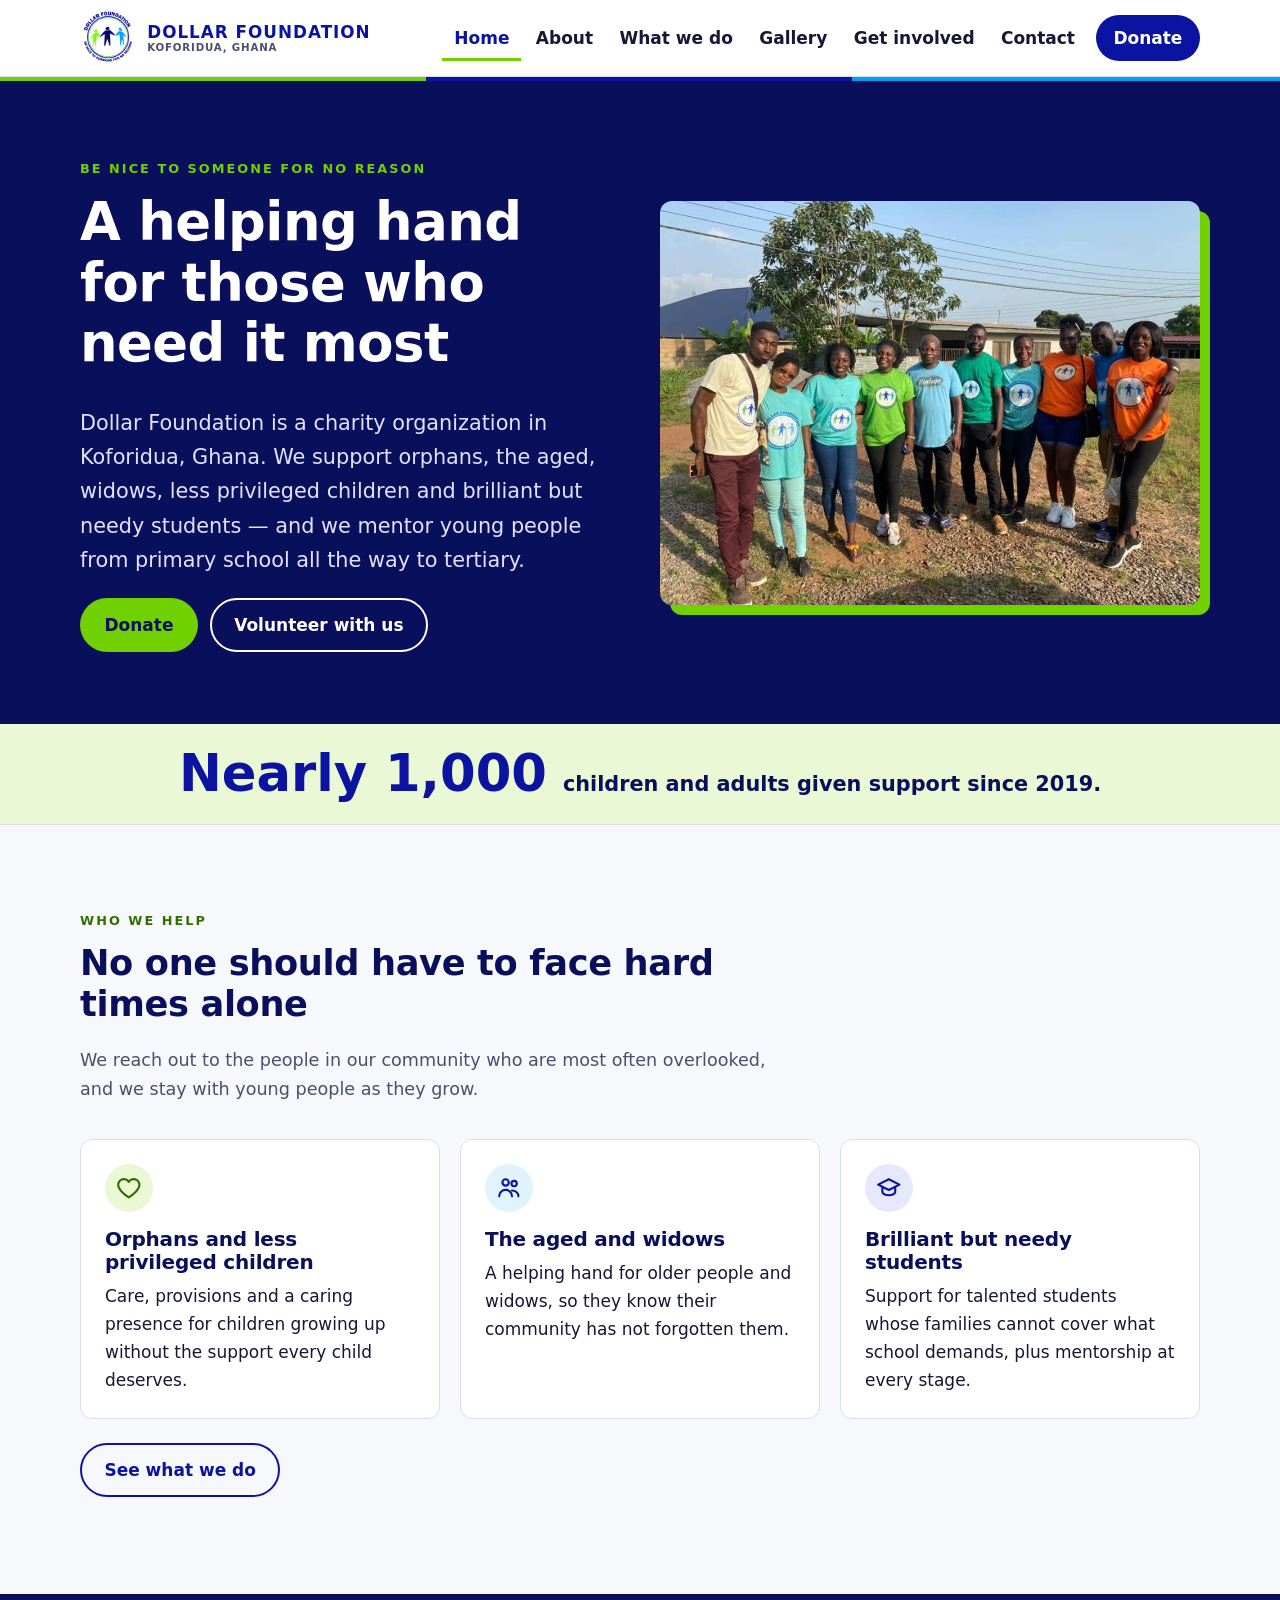
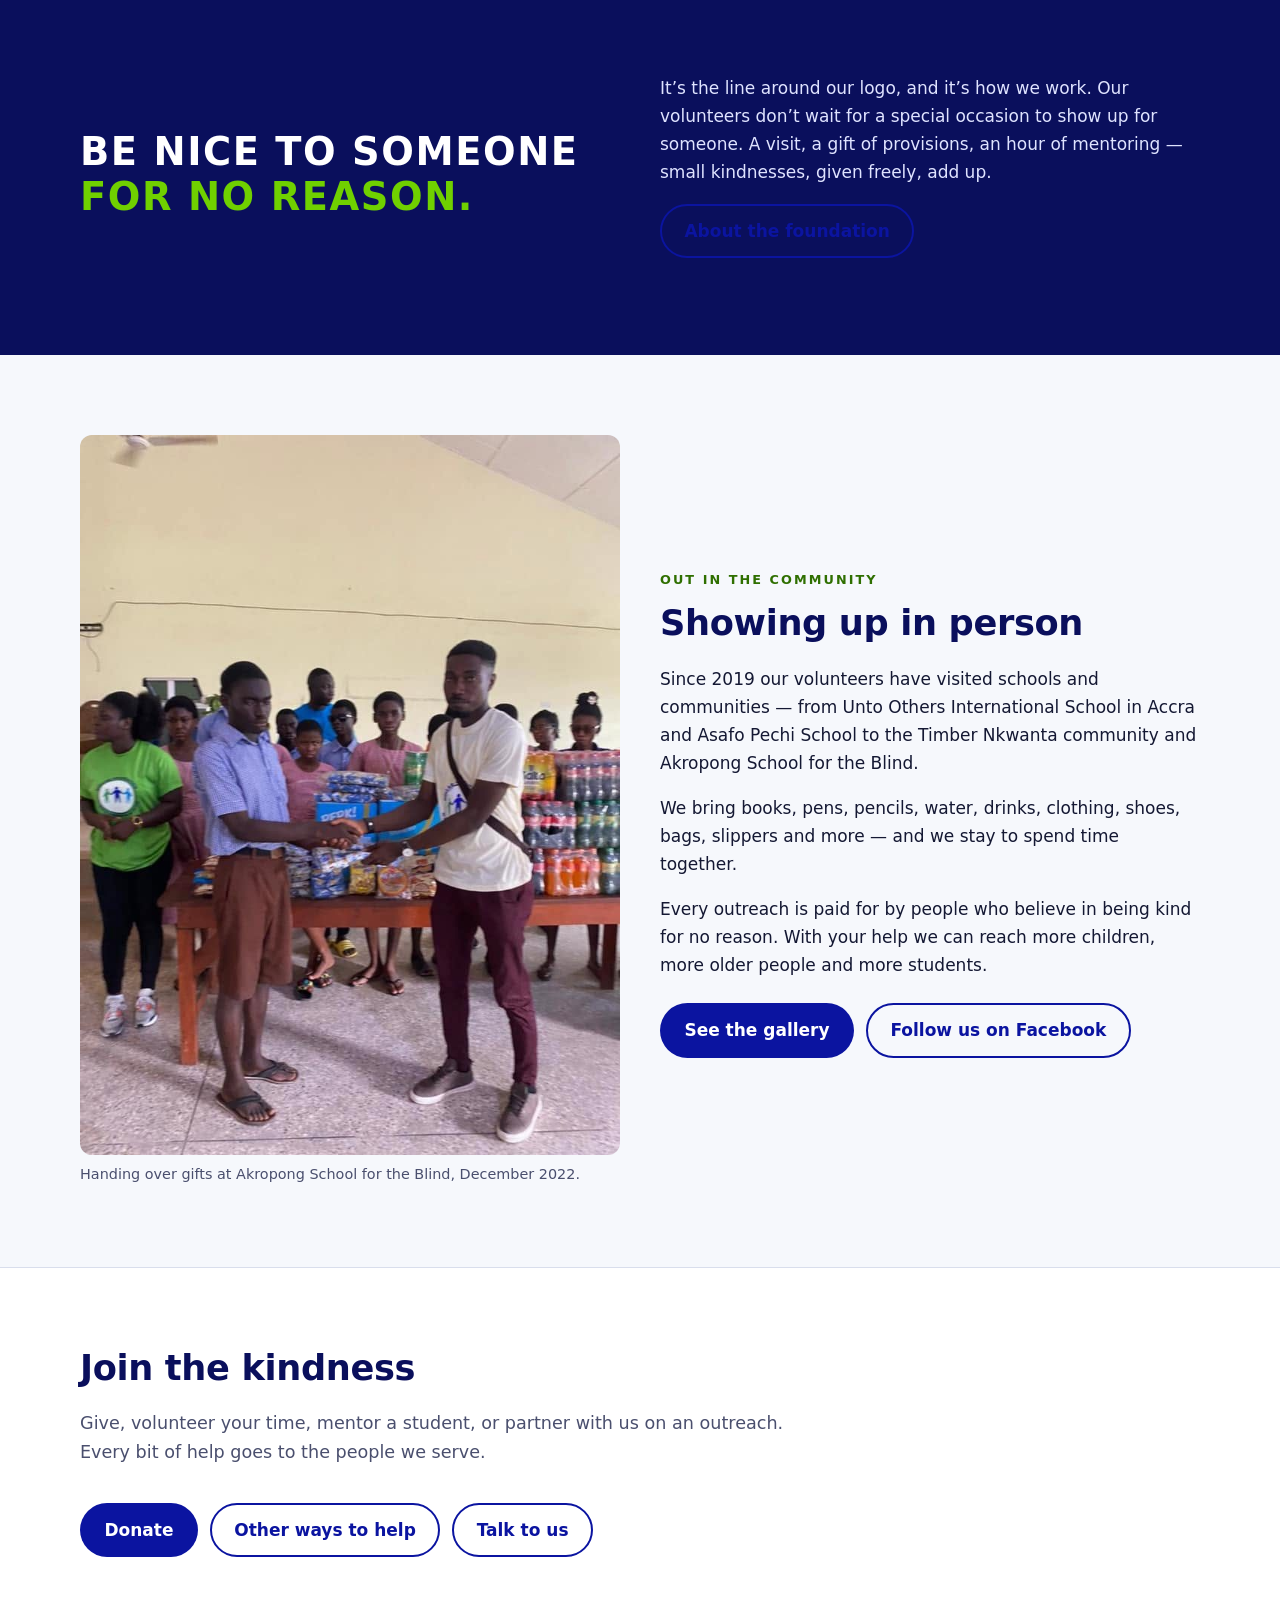
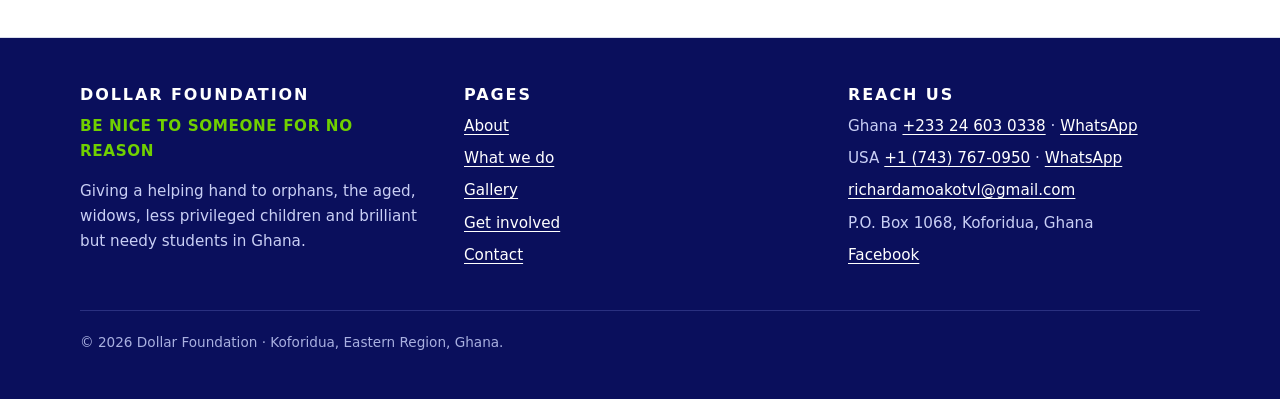
<file: index.html>
<!doctype html>
<html lang="en" class="no-js">
<head>
<meta charset="utf-8">
<meta name="viewport" content="width=device-width, initial-scale=1">
<meta name="robots" content="noindex, nofollow">
<meta property="og:type" content="website">
<meta property="og:site_name" content="Dollar Foundation">
<meta property="og:title" content="Dollar Foundation — Be nice to someone for no reason">
<meta property="og:description" content="Dollar Foundation is a charity organization in Koforidua, Ghana, giving a helping hand to orphans, the aged, widows, less privileged children and brilliant but needy students, with mentorship from primary school to tertiary.">
<meta property="og:url" content="https://rattrap47.github.io/dollar-foundation-preview/">
<meta property="og:image" content="https://rattrap47.github.io/dollar-foundation-preview/assets/volunteers-team.jpg">
<meta property="og:image:width" content="960">
<meta property="og:image:height" content="718">
<meta property="og:image:alt" content="Dollar Foundation volunteers in foundation T-shirts standing together outdoors">
<meta name="twitter:card" content="summary_large_image">
<title>Dollar Foundation — Be nice to someone for no reason</title>
<meta name="description" content="Dollar Foundation is a charity organization in Koforidua, Ghana, giving a helping hand to orphans, the aged, widows, less privileged children and brilliant but needy students, with mentorship from primary school to tertiary.">
<meta name="theme-color" content="#0a0f5c">
<link rel="icon" href="assets/favicon-48.png" type="image/png">
<link rel="apple-touch-icon" href="assets/apple-touch-icon.png">
<link rel="stylesheet" href="css/styles.css?v=4">
<script src="js/config.js?v=4" defer></script>
<script src="js/main.js?v=4" defer></script>
<script type="application/ld+json">
{
  "@context": "https://schema.org",
  "@type": "NGO",
  "name": "Dollar Foundation",
  "slogan": "Be nice to someone for no reason",
  "description": "A charity organization in Koforidua, Ghana, giving a helping hand to orphans, the aged, widows, less privileged children and brilliant but needy students, and providing mentorship programmes for primary, JHS, SHS and tertiary students.",
  "telephone": "+233246030338",
  "email": "richardamoakotvl@gmail.com",
  "founder": { "@type": "Person", "name": "Richard Amoako" },
  "foundingDate": "2019-07-08",
  "address": { "@type": "PostalAddress", "postOfficeBoxNumber": "1068", "addressLocality": "Koforidua", "addressRegion": "Eastern Region", "addressCountry": "GH" },
  "areaServed": { "@type": "Country", "name": "Ghana" },
  "logo": "assets/dollar-foundation-logo.jpg",
  "sameAs": ["https://www.facebook.com/dollarfoundation1"]
}
</script>
</head>
<body>
<a class="skip-link" href="#main">Skip to content</a>

<header class="site-header">
  <div class="wrap">
    <a class="brand" href="index.html">
      <img class="brand-logo" src="assets/dollar-foundation-logo-sm.jpg" width="160" height="160" alt="">
      <span class="brand-name">Dollar Foundation<small>Koforidua, Ghana</small></span>
    </a>
    <button class="nav-toggle" type="button" aria-expanded="false" aria-controls="primary-nav">Menu</button>
    <nav id="primary-nav" aria-label="Primary">
      <ul>
        <li><a href="index.html" aria-current="page">Home</a></li>
        <li><a href="about.html">About</a></li>
        <li><a href="what-we-do.html">What we do</a></li>
        <li><a href="gallery.html">Gallery</a></li>
        <li><a href="get-involved.html">Get involved</a></li>
        <li><a href="contact.html">Contact</a></li>
        <li><a class="nav-donate" href="get-involved.html#give" data-donate>Donate</a></li>
      </ul>
    </nav>
  </div>
</header>
<div class="brand-stripe" aria-hidden="true"></div>

<main id="main">
  <section class="hero on-dark">
    <div class="wrap">
      <div>
        <span class="eyebrow">Be nice to someone for no reason</span>
        <h1>A helping hand for those who need it most</h1>
        <p class="lede">Dollar Foundation is a charity organization in Koforidua, Ghana. We support orphans, the aged, widows, less privileged children and brilliant but needy students — and we mentor young people from primary school all the way to tertiary.</p>
        <div class="btn-row">
          <a class="btn btn-lime" href="get-involved.html#give" data-donate>Donate</a>
          <a class="btn btn-ghost" href="get-involved.html">Volunteer with us</a>
        </div>
      </div>
      <figure class="hero-photo">
        <img src="assets/volunteers-team.jpg" width="960" height="718" alt="Eleven Dollar Foundation volunteers standing together outdoors in green, blue, orange and cream foundation T-shirts, smiling.">
      </figure>
    </div>
  </section>

  <section class="impact" aria-label="Our impact">
    <div class="wrap">
      <span class="impact-number">Nearly 1,000</span>
      <span class="impact-label">children and adults given support since 2019.</span>
    </div>
  </section>

  <section class="section">
    <div class="wrap">
      <div class="section-head">
        <span class="eyebrow eyebrow-ink">Who we help</span>
        <h2>No one should have to face hard times alone</h2>
        <p>We reach out to the people in our community who are most often overlooked, and we stay with young people as they grow.</p>
      </div>
      <div class="grid grid-3">
        <article class="card">
          <div class="card-icon"><svg viewBox="0 0 24 24" fill="none" stroke="currentColor" stroke-width="2" stroke-linecap="round" stroke-linejoin="round" aria-hidden="true"><path d="M12 21s-7-4.4-9.2-9A5 5 0 0 1 12 6.5 5 5 0 0 1 21.2 12C19 16.6 12 21 12 21Z"/></svg></div>
          <h3>Orphans and less privileged children</h3>
          <p>Care, provisions and a caring presence for children growing up without the support every child deserves.</p>
        </article>
        <article class="card">
          <div class="card-icon"><svg viewBox="0 0 24 24" fill="none" stroke="currentColor" stroke-width="2" stroke-linecap="round" stroke-linejoin="round" aria-hidden="true"><circle cx="9" cy="7" r="3"/><circle cx="17" cy="8" r="2.5"/><path d="M3 20c0-3.5 2.7-6 6-6s6 2.5 6 6M15 14.5c3 0 6 2 6 5.5"/></svg></div>
          <h3>The aged and widows</h3>
          <p>A helping hand for older people and widows, so they know their community has not forgotten them.</p>
        </article>
        <article class="card">
          <div class="card-icon"><svg viewBox="0 0 24 24" fill="none" stroke="currentColor" stroke-width="2" stroke-linecap="round" stroke-linejoin="round" aria-hidden="true"><path d="M2 9l10-5 10 5-10 5Z"/><path d="M6 11v5c0 1.5 2.7 3 6 3s6-1.5 6-3v-5"/></svg></div>
          <h3>Brilliant but needy students</h3>
          <p>Support for talented students whose families cannot cover what school demands, plus mentorship at every stage.</p>
        </article>
      </div>
      <p class="mt"><a class="btn btn-ghost" href="what-we-do.html">See what we do</a></p>
    </div>
  </section>

  <section class="section section-dark">
    <div class="wrap grid grid-2 align-center">
      <p class="tagline">Be nice to someone <span>for no reason.</span></p>
      <div>
        <p>It’s the line around our logo, and it’s how we work. Our volunteers don’t wait for a special occasion to show up for someone. A visit, a gift of provisions, an hour of mentoring — small kindnesses, given freely, add up.</p>
        <p><a class="btn btn-ghost" href="about.html">About the foundation</a></p>
      </div>
    </div>
  </section>

  <section class="section">
    <div class="wrap grid grid-2 align-center">
      <figure class="photo">
        <img src="assets/outreach-donation-handover.jpg" width="720" height="960" loading="lazy" alt="A Dollar Foundation volunteer shakes hands with a student in school uniform in front of a table stacked with drinks and packs of biscuits, as other students look on.">
        <figcaption>Handing over gifts at Akropong School for the Blind, December 2022.</figcaption>
      </figure>
      <div>
        <span class="eyebrow eyebrow-ink">Out in the community</span>
        <h2>Showing up in person</h2>
        <p>Since 2019 our volunteers have visited schools and communities — from Unto Others International School in Accra and Asafo Pechi School to the Timber Nkwanta community and Akropong School for the Blind.</p>
        <p>We bring books, pens, pencils, water, drinks, clothing, shoes, bags, slippers and more — and we stay to spend time together.</p>
        <p>Every outreach is paid for by people who believe in being kind for no reason. With your help we can reach more children, more older people and more students.</p>
        <div class="btn-row mt">
          <a class="btn btn-primary" href="gallery.html">See the gallery</a>
          <a class="btn btn-ghost" href="https://www.facebook.com/dollarfoundation1" rel="noopener">Follow us on Facebook</a>
        </div>
      </div>
    </div>
  </section>

  <section class="section section-alt">
    <div class="wrap">
      <div class="section-head">
        <h2>Join the kindness</h2>
        <p>Give, volunteer your time, mentor a student, or partner with us on an outreach. Every bit of help goes to the people we serve.</p>
      </div>
      <div class="btn-row">
        <a class="btn btn-primary" href="get-involved.html#give" data-donate>Donate</a>
        <a class="btn btn-ghost" href="get-involved.html">Other ways to help</a>
        <a class="btn btn-ghost" href="contact.html">Talk to us</a>
      </div>
    </div>
  </section>
</main>

<footer class="site-footer">
  <div class="wrap">
    <div class="footer-grid">
      <div>
        <h2>Dollar Foundation</h2>
        <p class="footer-tagline">Be nice to someone for no reason</p>
        <p>Giving a helping hand to orphans, the aged, widows, less privileged children and brilliant but needy students in Ghana.</p>
      </div>
      <div>
        <h2>Pages</h2>
        <ul>
          <li><a href="about.html">About</a></li>
          <li><a href="what-we-do.html">What we do</a></li>
          <li><a href="gallery.html">Gallery</a></li>
          <li><a href="get-involved.html">Get involved</a></li>
          <li><a href="contact.html">Contact</a></li>
        </ul>
      </div>
      <div>
        <h2>Reach us</h2>
        <ul>
          <li>Ghana <a href="tel:+233246030338">+233 24 603 0338</a> · <a href="https://wa.me/233246030338" rel="noopener">WhatsApp</a></li>
          <li>USA <a href="tel:+17437670950">+1 (743) 767-0950</a> · <a href="https://wa.me/17437670950" rel="noopener">WhatsApp</a></li>
          <li><a href="mailto:richardamoakotvl@gmail.com">richardamoakotvl@gmail.com</a></li>
          <li>P.O. Box 1068, Koforidua, Ghana</li>
          <li><a href="https://www.facebook.com/dollarfoundation1" rel="noopener">Facebook</a></li>
        </ul>
      </div>
    </div>
    <p class="footer-legal">© <span data-year>2026</span> Dollar Foundation · Koforidua, Eastern Region, Ghana.</p>
  </div>
</footer>
</body>
</html>
</file>
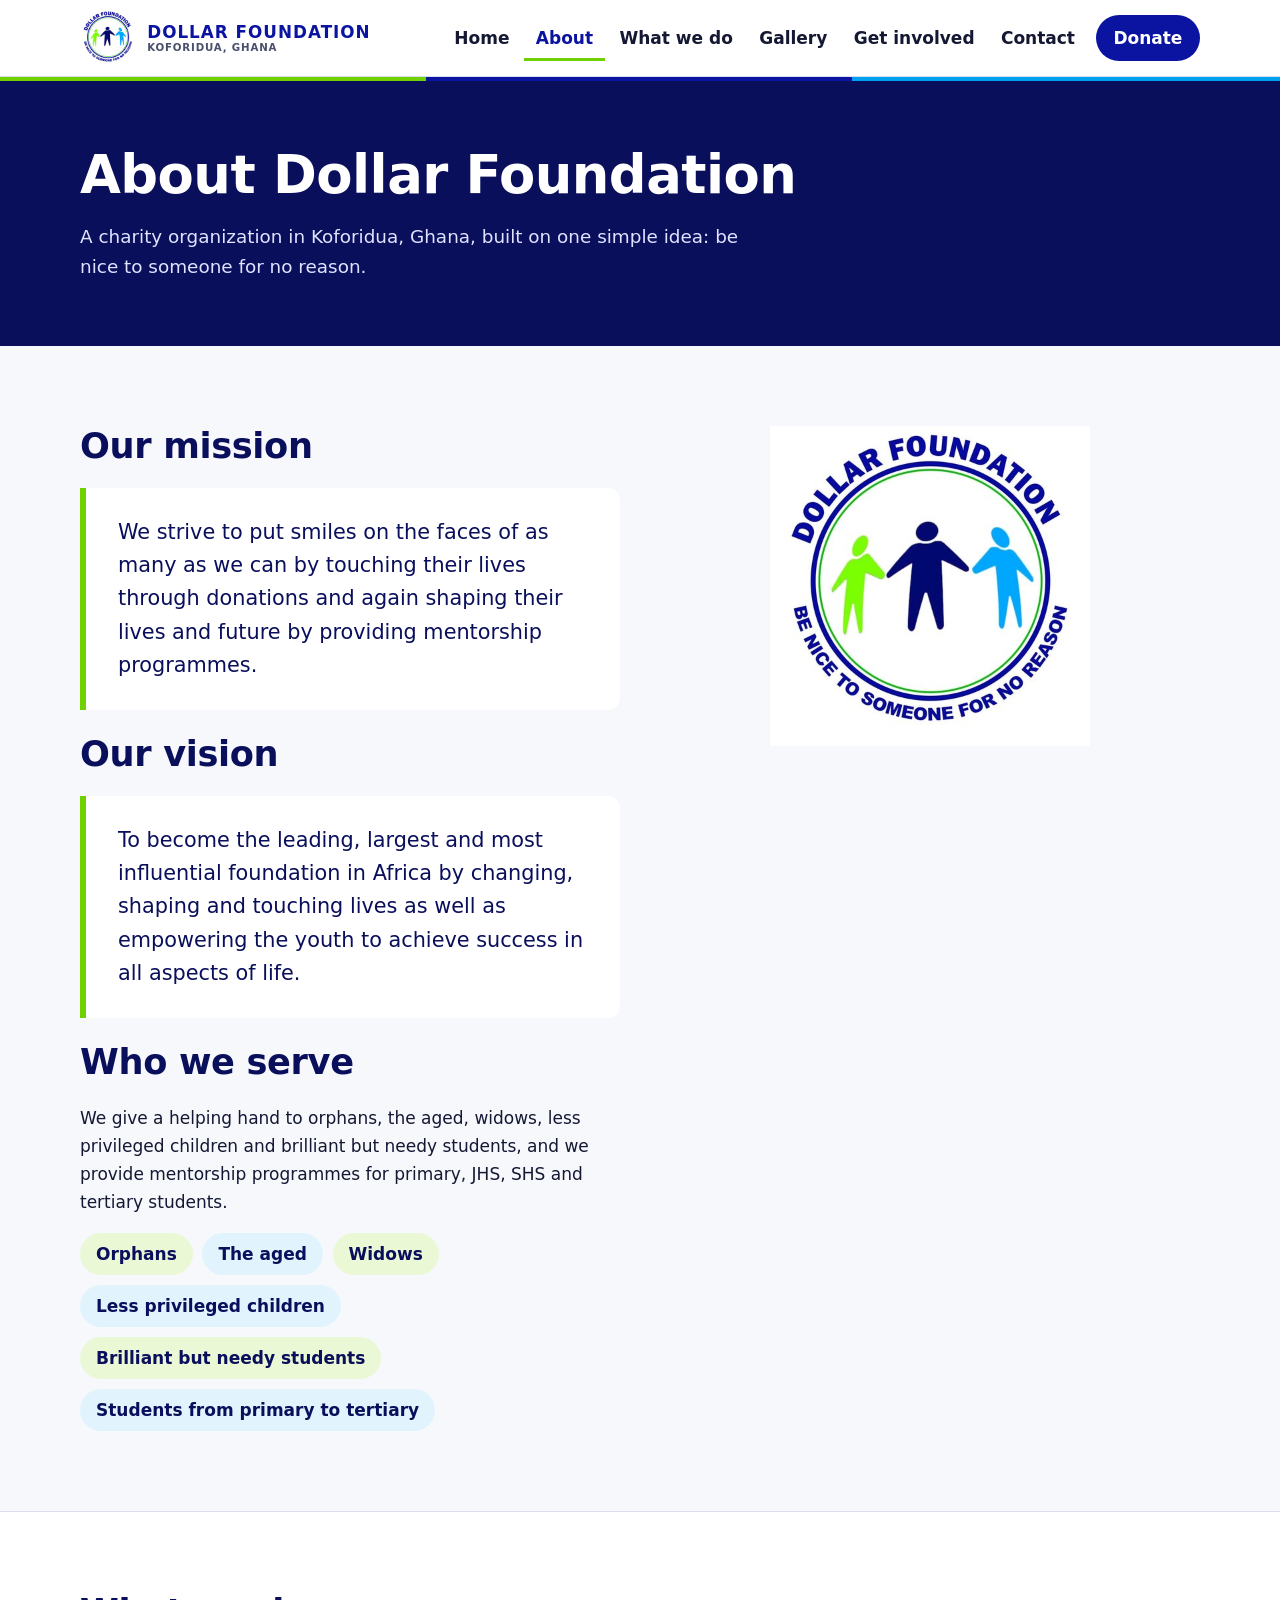
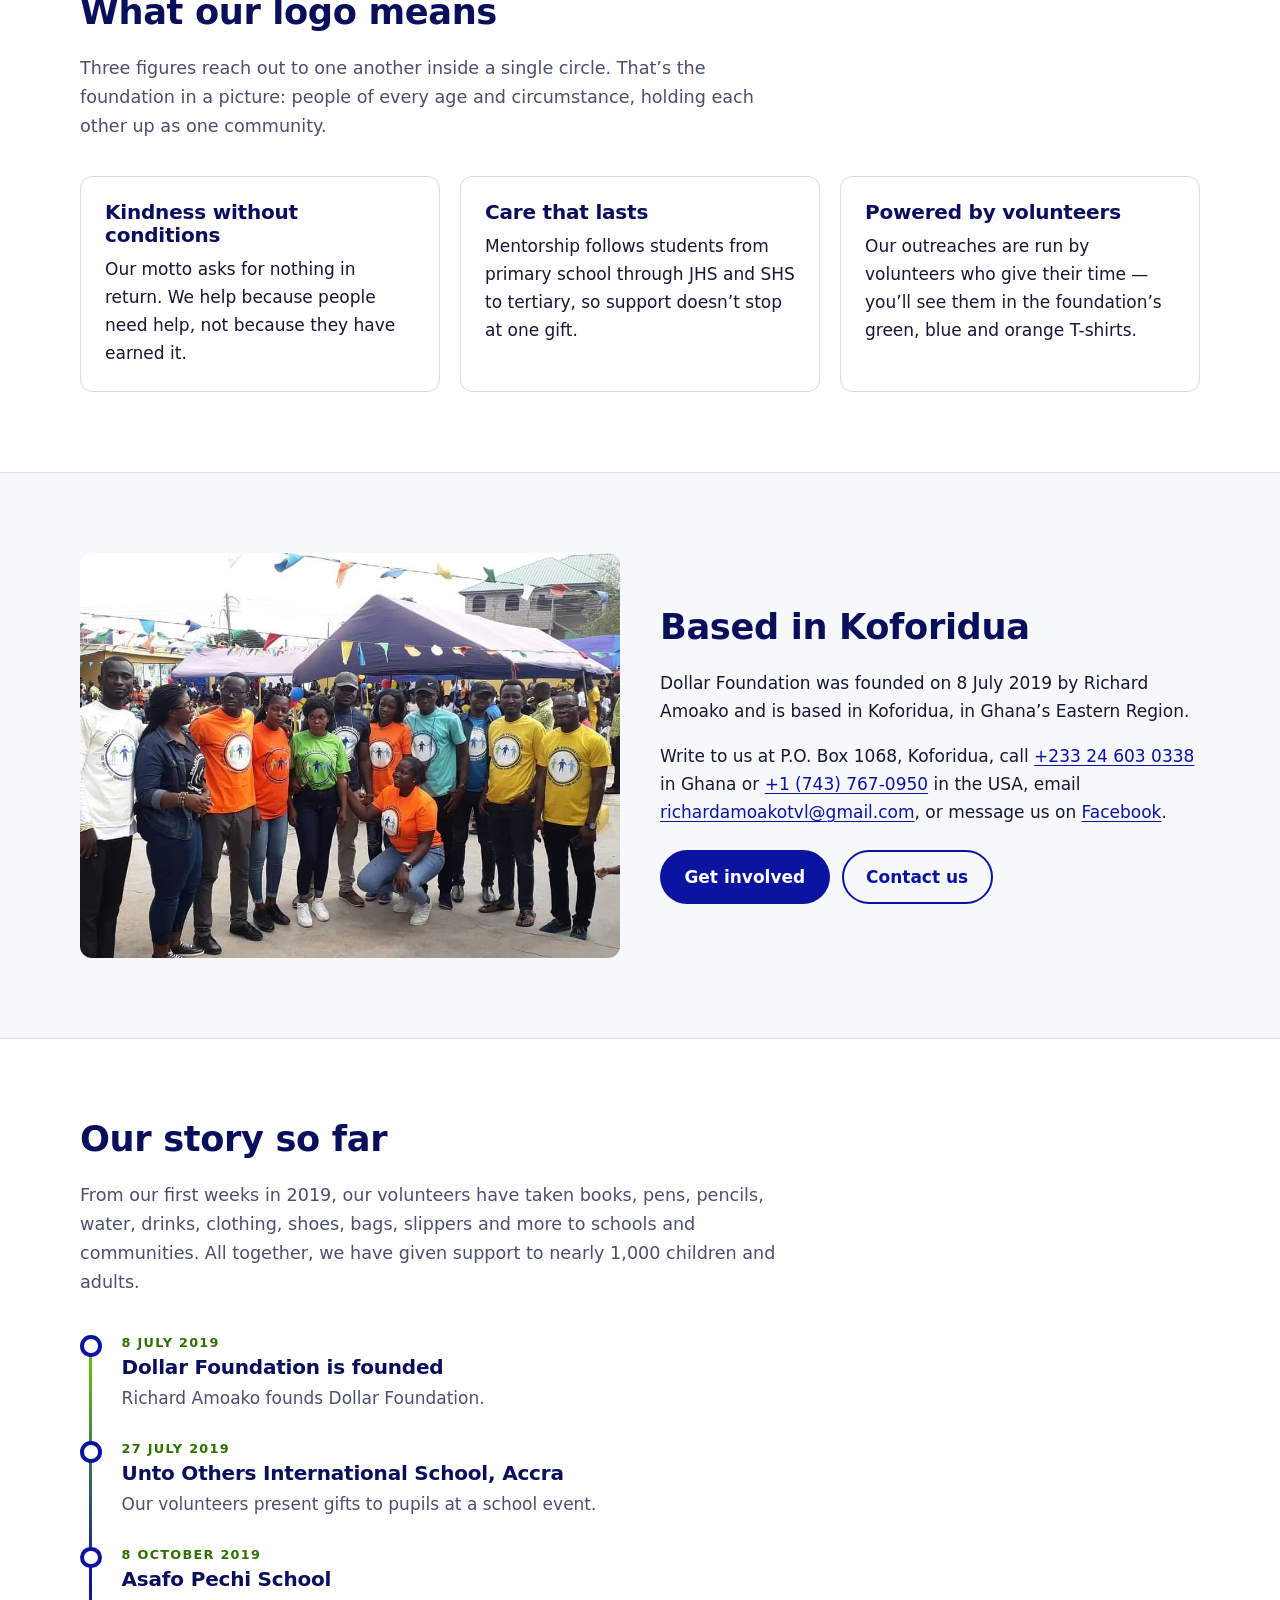
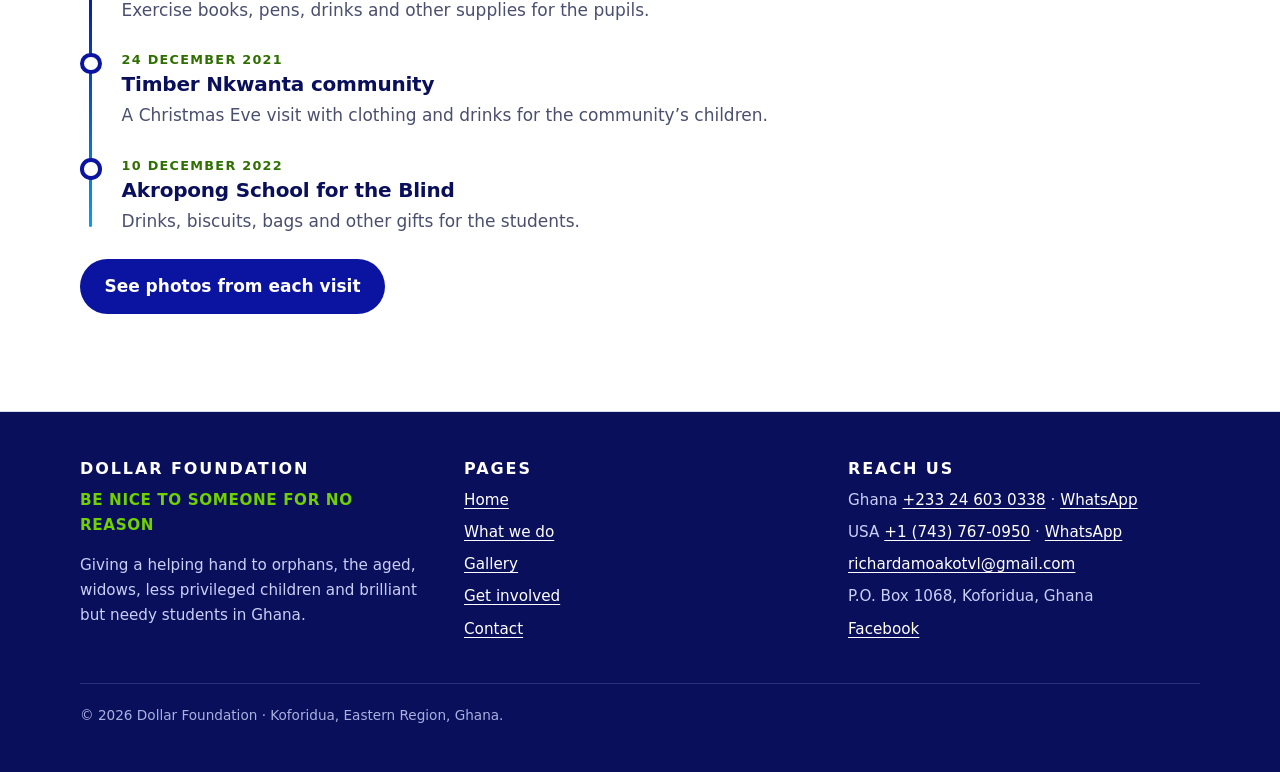
<file: about.html>
<!doctype html>
<html lang="en" class="no-js">
<head>
<meta charset="utf-8">
<meta name="viewport" content="width=device-width, initial-scale=1">
<meta name="robots" content="noindex, nofollow">
<meta property="og:type" content="website">
<meta property="og:site_name" content="Dollar Foundation">
<meta property="og:title" content="About us — Dollar Foundation">
<meta property="og:description" content="Dollar Foundation is a charity organization in Koforidua, Ghana, founded in 2019 by Richard Amoako. Our mission, vision, motto and story.">
<meta property="og:url" content="https://rattrap47.github.io/dollar-foundation-preview/about.html">
<meta property="og:image" content="https://rattrap47.github.io/dollar-foundation-preview/assets/volunteers-team.jpg">
<meta property="og:image:width" content="960">
<meta property="og:image:height" content="718">
<meta property="og:image:alt" content="Dollar Foundation volunteers in foundation T-shirts standing together outdoors">
<meta name="twitter:card" content="summary_large_image">
<title>About us — Dollar Foundation</title>
<meta name="description" content="Dollar Foundation is a charity organization in Koforidua, Ghana, founded in 2019 by Richard Amoako. Our mission, vision, motto and story.">
<meta name="theme-color" content="#0a0f5c">
<link rel="icon" href="assets/favicon-48.png" type="image/png">
<link rel="apple-touch-icon" href="assets/apple-touch-icon.png">
<link rel="stylesheet" href="css/styles.css?v=4">
<script src="js/config.js?v=4" defer></script>
<script src="js/main.js?v=4" defer></script>
</head>
<body>
<a class="skip-link" href="#main">Skip to content</a>

<header class="site-header">
  <div class="wrap">
    <a class="brand" href="index.html">
      <img class="brand-logo" src="assets/dollar-foundation-logo-sm.jpg" width="160" height="160" alt="">
      <span class="brand-name">Dollar Foundation<small>Koforidua, Ghana</small></span>
    </a>
    <button class="nav-toggle" type="button" aria-expanded="false" aria-controls="primary-nav">Menu</button>
    <nav id="primary-nav" aria-label="Primary">
      <ul>
        <li><a href="index.html">Home</a></li>
        <li><a href="about.html" aria-current="page">About</a></li>
        <li><a href="what-we-do.html">What we do</a></li>
        <li><a href="gallery.html">Gallery</a></li>
        <li><a href="get-involved.html">Get involved</a></li>
        <li><a href="contact.html">Contact</a></li>
        <li><a class="nav-donate" href="get-involved.html#give" data-donate>Donate</a></li>
      </ul>
    </nav>
  </div>
</header>
<div class="brand-stripe" aria-hidden="true"></div>

<main id="main">
  <section class="page-hero">
    <div class="wrap">
      <h1>About Dollar Foundation</h1>
      <p>A charity organization in Koforidua, Ghana, built on one simple idea: be nice to someone for no reason.</p>
    </div>
  </section>

  <section class="section">
    <div class="wrap grid grid-2">
      <div>
        <h2>Our mission</h2>
        <blockquote class="mission">
          <p>We strive to put smiles on the faces of as many as we can by touching their lives through donations and again shaping their lives and future by providing mentorship programmes.</p>
        </blockquote>

        <h2 class="mt">Our vision</h2>
        <blockquote class="mission">
          <p>To become the leading, largest and most influential foundation in Africa by changing, shaping and touching lives as well as empowering the youth to achieve success in all aspects of life.</p>
        </blockquote>

        <h2 class="mt">Who we serve</h2>
        <p>We give a helping hand to orphans, the aged, widows, less privileged children and brilliant but needy students, and we provide mentorship programmes for primary, JHS, SHS and tertiary students.</p>
        <ul class="tags">
          <li>Orphans</li>
          <li>The aged</li>
          <li>Widows</li>
          <li>Less privileged children</li>
          <li>Brilliant but needy students</li>
          <li>Students from primary to tertiary</li>
        </ul>
      </div>
      <div>
        <img class="logo-lg" src="assets/dollar-foundation-logo.jpg" width="480" height="480" alt="The Dollar Foundation logo: three figures — green, navy and blue — reaching towards each other inside a navy ring, with the words “Dollar Foundation” above and “Be nice to someone for no reason” below.">
      </div>
    </div>
  </section>

  <section class="section section-alt">
    <div class="wrap">
      <div class="section-head">
        <h2>What our logo means</h2>
        <p>Three figures reach out to one another inside a single circle. That’s the foundation in a picture: people of every age and circumstance, holding each other up as one community.</p>
      </div>
      <div class="grid grid-3">
        <article class="card">
          <h3>Kindness without conditions</h3>
          <p>Our motto asks for nothing in return. We help because people need help, not because they have earned it.</p>
        </article>
        <article class="card">
          <h3>Care that lasts</h3>
          <p>Mentorship follows students from primary school through JHS and SHS to tertiary, so support doesn’t stop at one gift.</p>
        </article>
        <article class="card">
          <h3>Powered by volunteers</h3>
          <p>Our outreaches are run by volunteers who give their time — you’ll see them in the foundation’s green, blue and orange T-shirts.</p>
        </article>
      </div>
    </div>
  </section>

  <section class="section">
    <div class="wrap grid grid-2 align-center">
      <figure class="photo">
        <img src="assets/volunteers-event.jpg" width="960" height="720" loading="lazy" alt="Twelve Dollar Foundation volunteers in orange, yellow, green, teal and white foundation T-shirts at a busy outdoor event with tents and bunting.">
      </figure>
      <div>
        <h2>Based in Koforidua</h2>
        <p>Dollar Foundation was founded on 8 July 2019 by Richard Amoako and is based in Koforidua, in Ghana’s Eastern Region.</p>
        <p>Write to us at P.O. Box 1068, Koforidua, call <a href="tel:+233246030338">+233 24 603 0338</a> in Ghana or <a href="tel:+17437670950">+1 (743) 767-0950</a> in the USA, email <a href="mailto:richardamoakotvl@gmail.com">richardamoakotvl@gmail.com</a>, or message us on <a href="https://www.facebook.com/dollarfoundation1" rel="noopener">Facebook</a>.</p>
        <div class="btn-row mt">
          <a class="btn btn-primary" href="get-involved.html">Get involved</a>
          <a class="btn btn-ghost" href="contact.html">Contact us</a>
        </div>
      </div>
    </div>
  </section>

  <section class="section section-alt">
    <div class="wrap">
      <div class="section-head">
        <h2>Our story so far</h2>
        <p>From our first weeks in 2019, our volunteers have taken books, pens, pencils, water, drinks, clothing, shoes, bags, slippers and more to schools and communities. All together, we have given support to nearly 1,000 children and adults.</p>
      </div>
      <ol class="timeline">
        <li>
          <span class="timeline-date">8 July 2019</span>
          <h3>Dollar Foundation is founded</h3>
          <p>Richard Amoako founds Dollar Foundation.</p>
        </li>
        <li>
          <span class="timeline-date">27 July 2019</span>
          <h3>Unto Others International School, Accra</h3>
          <p>Our volunteers present gifts to pupils at a school event.</p>
        </li>
        <li>
          <span class="timeline-date">8 October 2019</span>
          <h3>Asafo Pechi School</h3>
          <p>Exercise books, pens, drinks and other supplies for the pupils.</p>
        </li>
        <li>
          <span class="timeline-date">24 December 2021</span>
          <h3>Timber Nkwanta community</h3>
          <p>A Christmas Eve visit with clothing and drinks for the community’s children.</p>
        </li>
        <li>
          <span class="timeline-date">10 December 2022</span>
          <h3>Akropong School for the Blind</h3>
          <p>Drinks, biscuits, bags and other gifts for the students.</p>
        </li>
      </ol>
      <p class="mt"><a class="btn btn-primary" href="gallery.html">See photos from each visit</a></p>
    </div>
  </section>
</main>

<footer class="site-footer">
  <div class="wrap">
    <div class="footer-grid">
      <div>
        <h2>Dollar Foundation</h2>
        <p class="footer-tagline">Be nice to someone for no reason</p>
        <p>Giving a helping hand to orphans, the aged, widows, less privileged children and brilliant but needy students in Ghana.</p>
      </div>
      <div>
        <h2>Pages</h2>
        <ul>
          <li><a href="index.html">Home</a></li>
          <li><a href="what-we-do.html">What we do</a></li>
          <li><a href="gallery.html">Gallery</a></li>
          <li><a href="get-involved.html">Get involved</a></li>
          <li><a href="contact.html">Contact</a></li>
        </ul>
      </div>
      <div>
        <h2>Reach us</h2>
        <ul>
          <li>Ghana <a href="tel:+233246030338">+233 24 603 0338</a> · <a href="https://wa.me/233246030338" rel="noopener">WhatsApp</a></li>
          <li>USA <a href="tel:+17437670950">+1 (743) 767-0950</a> · <a href="https://wa.me/17437670950" rel="noopener">WhatsApp</a></li>
          <li><a href="mailto:richardamoakotvl@gmail.com">richardamoakotvl@gmail.com</a></li>
          <li>P.O. Box 1068, Koforidua, Ghana</li>
          <li><a href="https://www.facebook.com/dollarfoundation1" rel="noopener">Facebook</a></li>
        </ul>
      </div>
    </div>
    <p class="footer-legal">© <span data-year>2026</span> Dollar Foundation · Koforidua, Eastern Region, Ghana.</p>
  </div>
</footer>
</body>
</html>
</file>
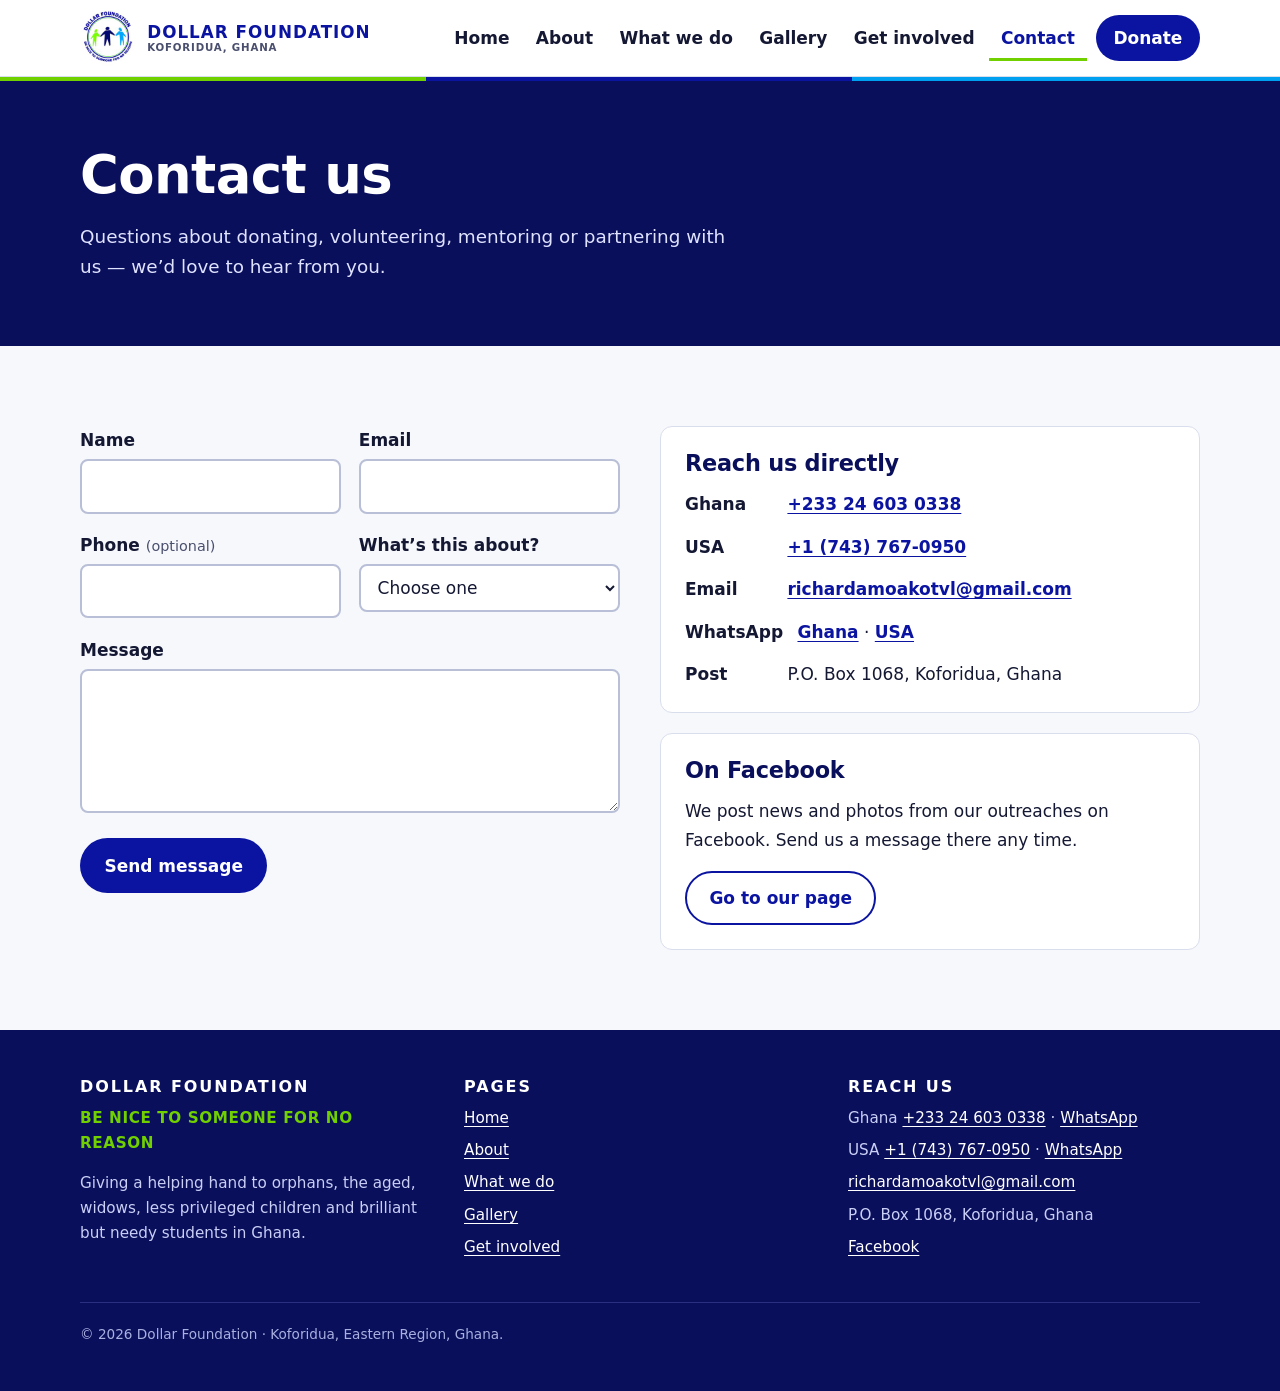
<file: contact.html>
<!doctype html>
<html lang="en" class="no-js">
<head>
<meta charset="utf-8">
<meta name="viewport" content="width=device-width, initial-scale=1">
<meta name="robots" content="noindex, nofollow">
<meta property="og:type" content="website">
<meta property="og:site_name" content="Dollar Foundation">
<meta property="og:title" content="Contact us — Dollar Foundation">
<meta property="og:description" content="Contact Dollar Foundation in Koforidua, Ghana: call +233 24 603 0338, write to P.O. Box 1068, or send a message.">
<meta property="og:url" content="https://rattrap47.github.io/dollar-foundation-preview/contact.html">
<meta property="og:image" content="https://rattrap47.github.io/dollar-foundation-preview/assets/volunteers-team.jpg">
<meta property="og:image:width" content="960">
<meta property="og:image:height" content="718">
<meta property="og:image:alt" content="Dollar Foundation volunteers in foundation T-shirts standing together outdoors">
<meta name="twitter:card" content="summary_large_image">
<title>Contact us — Dollar Foundation</title>
<meta name="description" content="Contact Dollar Foundation in Koforidua, Ghana: call +233 24 603 0338, write to P.O. Box 1068, or send a message.">
<meta name="theme-color" content="#0a0f5c">
<link rel="icon" href="assets/favicon-48.png" type="image/png">
<link rel="apple-touch-icon" href="assets/apple-touch-icon.png">
<link rel="stylesheet" href="css/styles.css?v=4">
<script src="js/config.js?v=4" defer></script>
<script src="js/main.js?v=4" defer></script>
</head>
<body>
<a class="skip-link" href="#main">Skip to content</a>

<header class="site-header">
  <div class="wrap">
    <a class="brand" href="index.html">
      <img class="brand-logo" src="assets/dollar-foundation-logo-sm.jpg" width="160" height="160" alt="">
      <span class="brand-name">Dollar Foundation<small>Koforidua, Ghana</small></span>
    </a>
    <button class="nav-toggle" type="button" aria-expanded="false" aria-controls="primary-nav">Menu</button>
    <nav id="primary-nav" aria-label="Primary">
      <ul>
        <li><a href="index.html">Home</a></li>
        <li><a href="about.html">About</a></li>
        <li><a href="what-we-do.html">What we do</a></li>
        <li><a href="gallery.html">Gallery</a></li>
        <li><a href="get-involved.html">Get involved</a></li>
        <li><a href="contact.html" aria-current="page">Contact</a></li>
        <li><a class="nav-donate" href="get-involved.html#give" data-donate>Donate</a></li>
      </ul>
    </nav>
  </div>
</header>
<div class="brand-stripe" aria-hidden="true"></div>

<main id="main">
  <section class="page-hero">
    <div class="wrap">
      <h1>Contact us</h1>
      <p>Questions about donating, volunteering, mentoring or partnering with us — we’d love to hear from you.</p>
    </div>
  </section>

  <section class="section">
    <div class="wrap grid grid-2">
      <form class="form" id="contact-form" novalidate>
        <noscript><div class="notice"><p>This form needs JavaScript. Please email <a href="mailto:richardamoakotvl@gmail.com">richardamoakotvl@gmail.com</a>, call <a href="tel:+233246030338">+233 24 603 0338</a>, or message us on <a href="https://www.facebook.com/dollarfoundation1">Facebook</a> instead.</p></div></noscript>
        <div class="field-row">
          <div class="field">
            <label for="f-name">Name</label>
            <input id="f-name" name="name" type="text" autocomplete="name" required>
          </div>
          <div class="field">
            <label for="f-email">Email</label>
            <input id="f-email" name="email" type="email" autocomplete="email" required>
          </div>
        </div>
        <div class="field-row">
          <div class="field">
            <label for="f-phone">Phone <span class="hint">(optional)</span></label>
            <input id="f-phone" name="phone" type="tel" autocomplete="tel">
          </div>
          <div class="field">
            <label for="f-topic">What’s this about?</label>
            <select id="f-topic" name="topic" required>
              <option value="">Choose one</option>
              <option>Donating</option>
              <option>Volunteering</option>
              <option>Mentoring a student</option>
              <option>Partnering on an outreach</option>
              <option>Asking for support</option>
              <option>Something else</option>
            </select>
          </div>
        </div>
        <div class="field">
          <label for="f-message">Message</label>
          <textarea id="f-message" name="message" required></textarea>
        </div>
        <div class="hp" aria-hidden="true">
          <label for="f-website">Leave this empty</label>
          <input id="f-website" name="website" type="text" tabindex="-1" autocomplete="off">
        </div>
        <p id="form-status" class="form-status" role="status" aria-live="polite" hidden></p>
        <div><button class="btn btn-primary" type="submit">Send message</button></div>
      </form>

      <div>
        <div class="card card-auto mb">
          <h2 class="h-card">Reach us directly</h2>
          <ul class="contact-list">
            <li><strong>Ghana</strong> <a href="tel:+233246030338">+233 24 603 0338</a></li>
            <li><strong>USA</strong> <a href="tel:+17437670950">+1 (743) 767-0950</a></li>
            <li><strong>Email</strong> <a href="mailto:richardamoakotvl@gmail.com">richardamoakotvl@gmail.com</a></li>
            <li><strong>WhatsApp</strong> <span><a href="https://wa.me/233246030338" rel="noopener">Ghana</a> · <a href="https://wa.me/17437670950" rel="noopener">USA</a></span></li>
            <li><strong>Post</strong> <span>P.O. Box 1068, Koforidua, Ghana</span></li>
          </ul>
        </div>
        <div class="card card-auto">
          <h2 class="h-card">On Facebook</h2>
          <p>We post news and photos from our outreaches on Facebook. Send us a message there any time.</p>
          <a class="btn btn-ghost" href="https://www.facebook.com/dollarfoundation1" rel="noopener">Go to our page</a>
        </div>
      </div>
    </div>
  </section>
</main>

<footer class="site-footer">
  <div class="wrap">
    <div class="footer-grid">
      <div>
        <h2>Dollar Foundation</h2>
        <p class="footer-tagline">Be nice to someone for no reason</p>
        <p>Giving a helping hand to orphans, the aged, widows, less privileged children and brilliant but needy students in Ghana.</p>
      </div>
      <div>
        <h2>Pages</h2>
        <ul>
          <li><a href="index.html">Home</a></li>
          <li><a href="about.html">About</a></li>
          <li><a href="what-we-do.html">What we do</a></li>
          <li><a href="gallery.html">Gallery</a></li>
          <li><a href="get-involved.html">Get involved</a></li>
        </ul>
      </div>
      <div>
        <h2>Reach us</h2>
        <ul>
          <li>Ghana <a href="tel:+233246030338">+233 24 603 0338</a> · <a href="https://wa.me/233246030338" rel="noopener">WhatsApp</a></li>
          <li>USA <a href="tel:+17437670950">+1 (743) 767-0950</a> · <a href="https://wa.me/17437670950" rel="noopener">WhatsApp</a></li>
          <li><a href="mailto:richardamoakotvl@gmail.com">richardamoakotvl@gmail.com</a></li>
          <li>P.O. Box 1068, Koforidua, Ghana</li>
          <li><a href="https://www.facebook.com/dollarfoundation1" rel="noopener">Facebook</a></li>
        </ul>
      </div>
    </div>
    <p class="footer-legal">© <span data-year>2026</span> Dollar Foundation · Koforidua, Eastern Region, Ghana.</p>
  </div>
</footer>
</body>
</html>
</file>
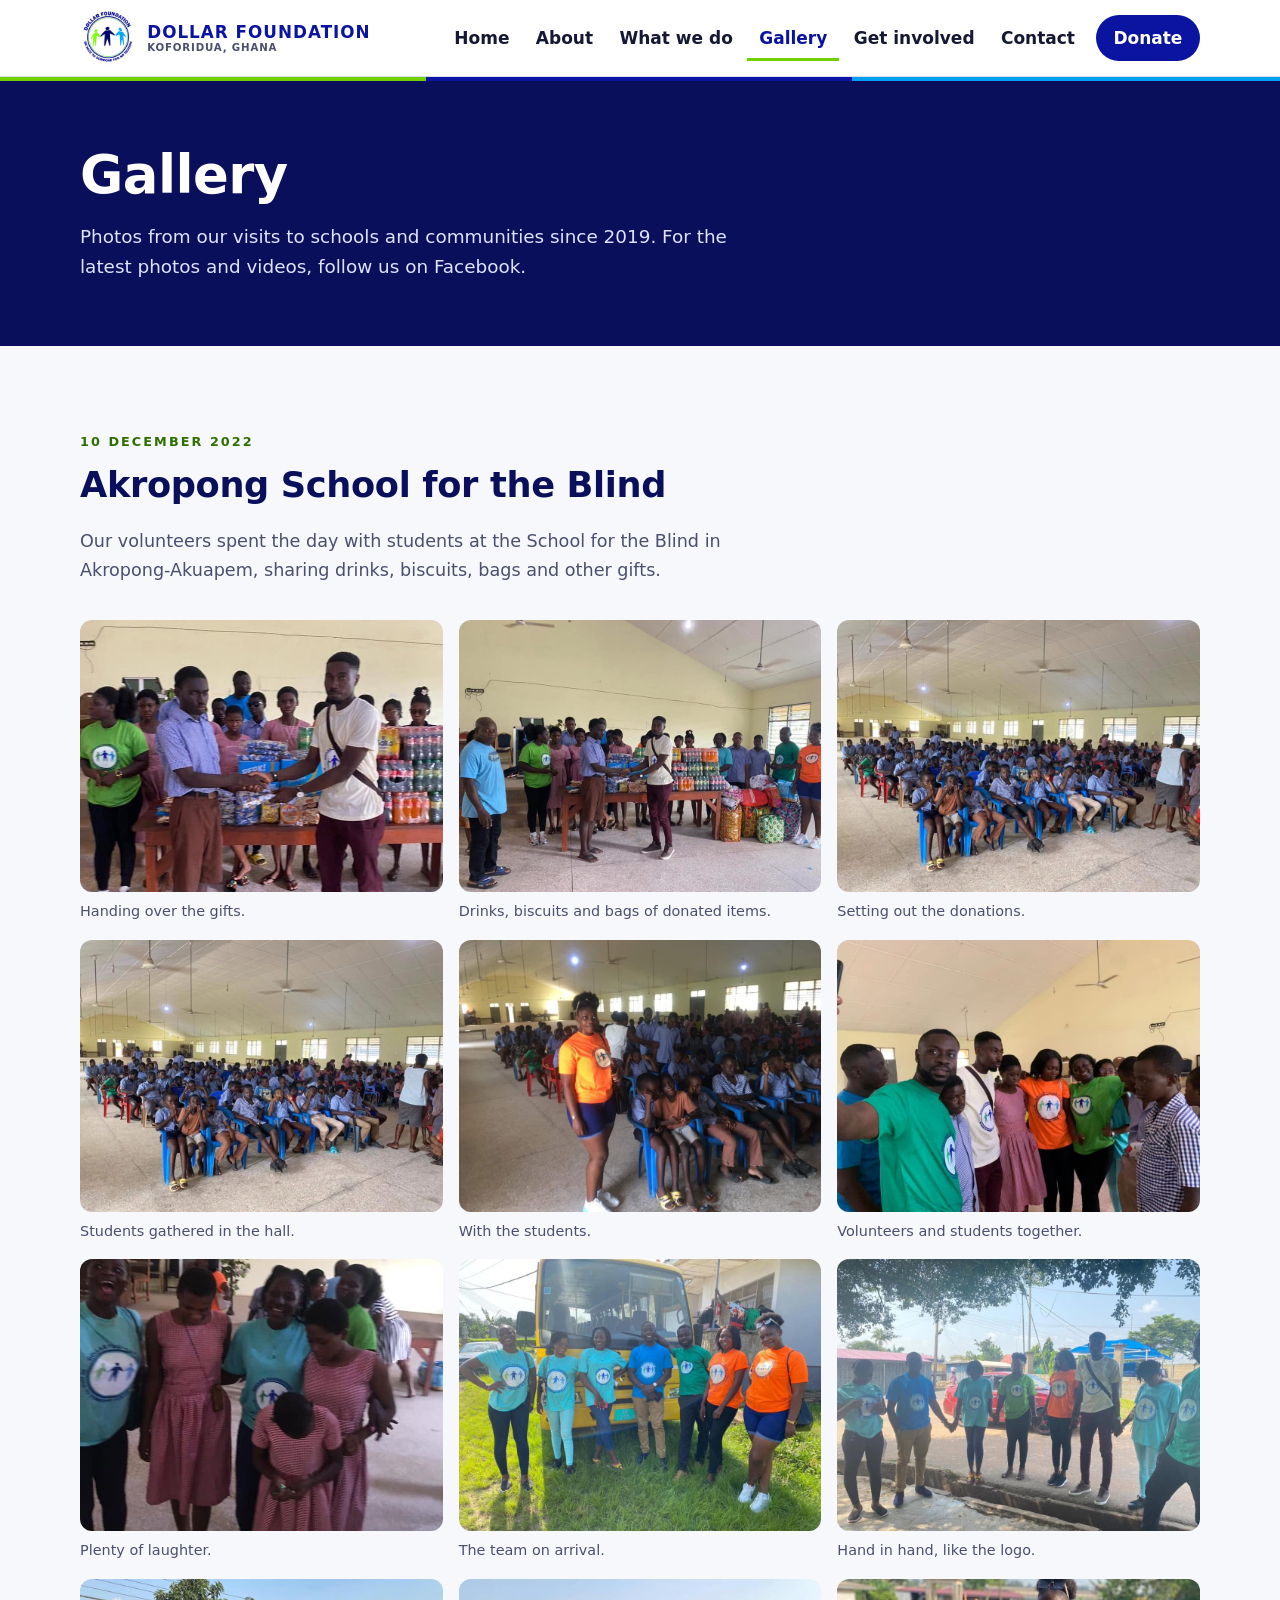
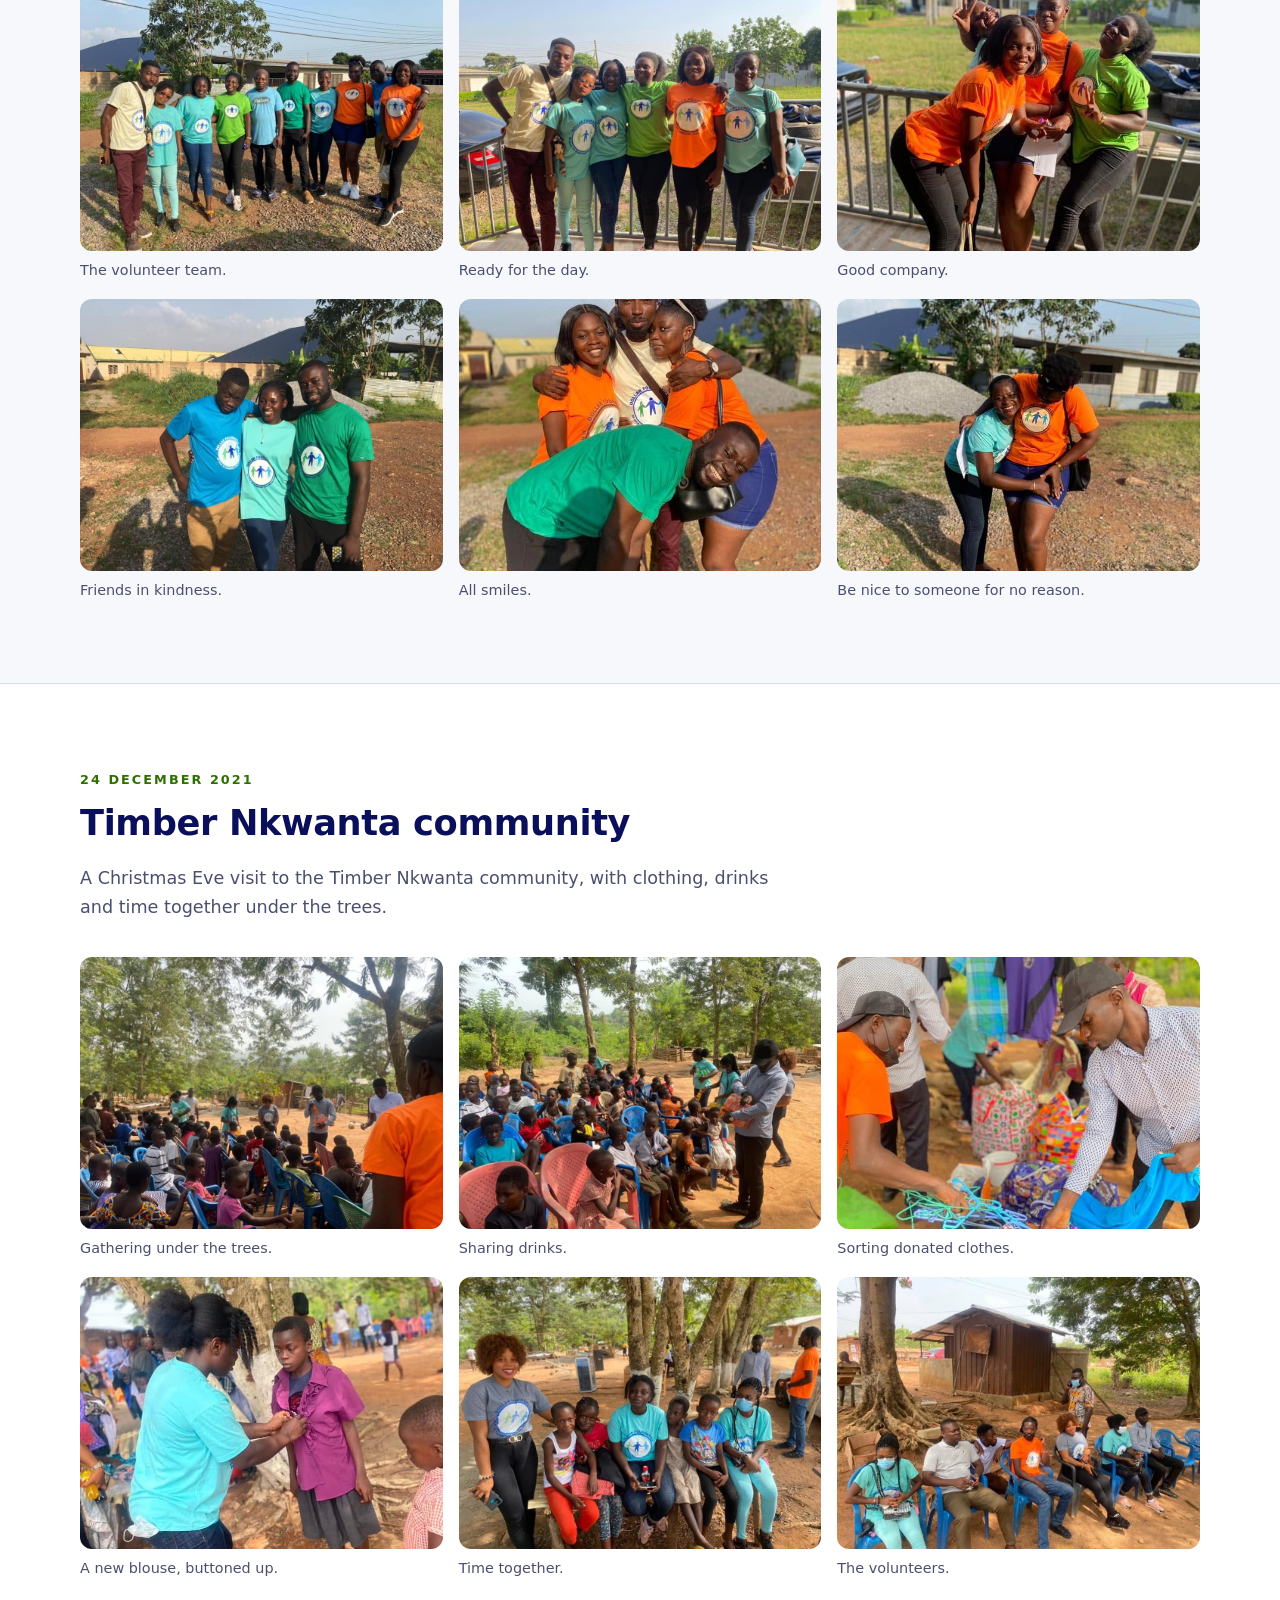
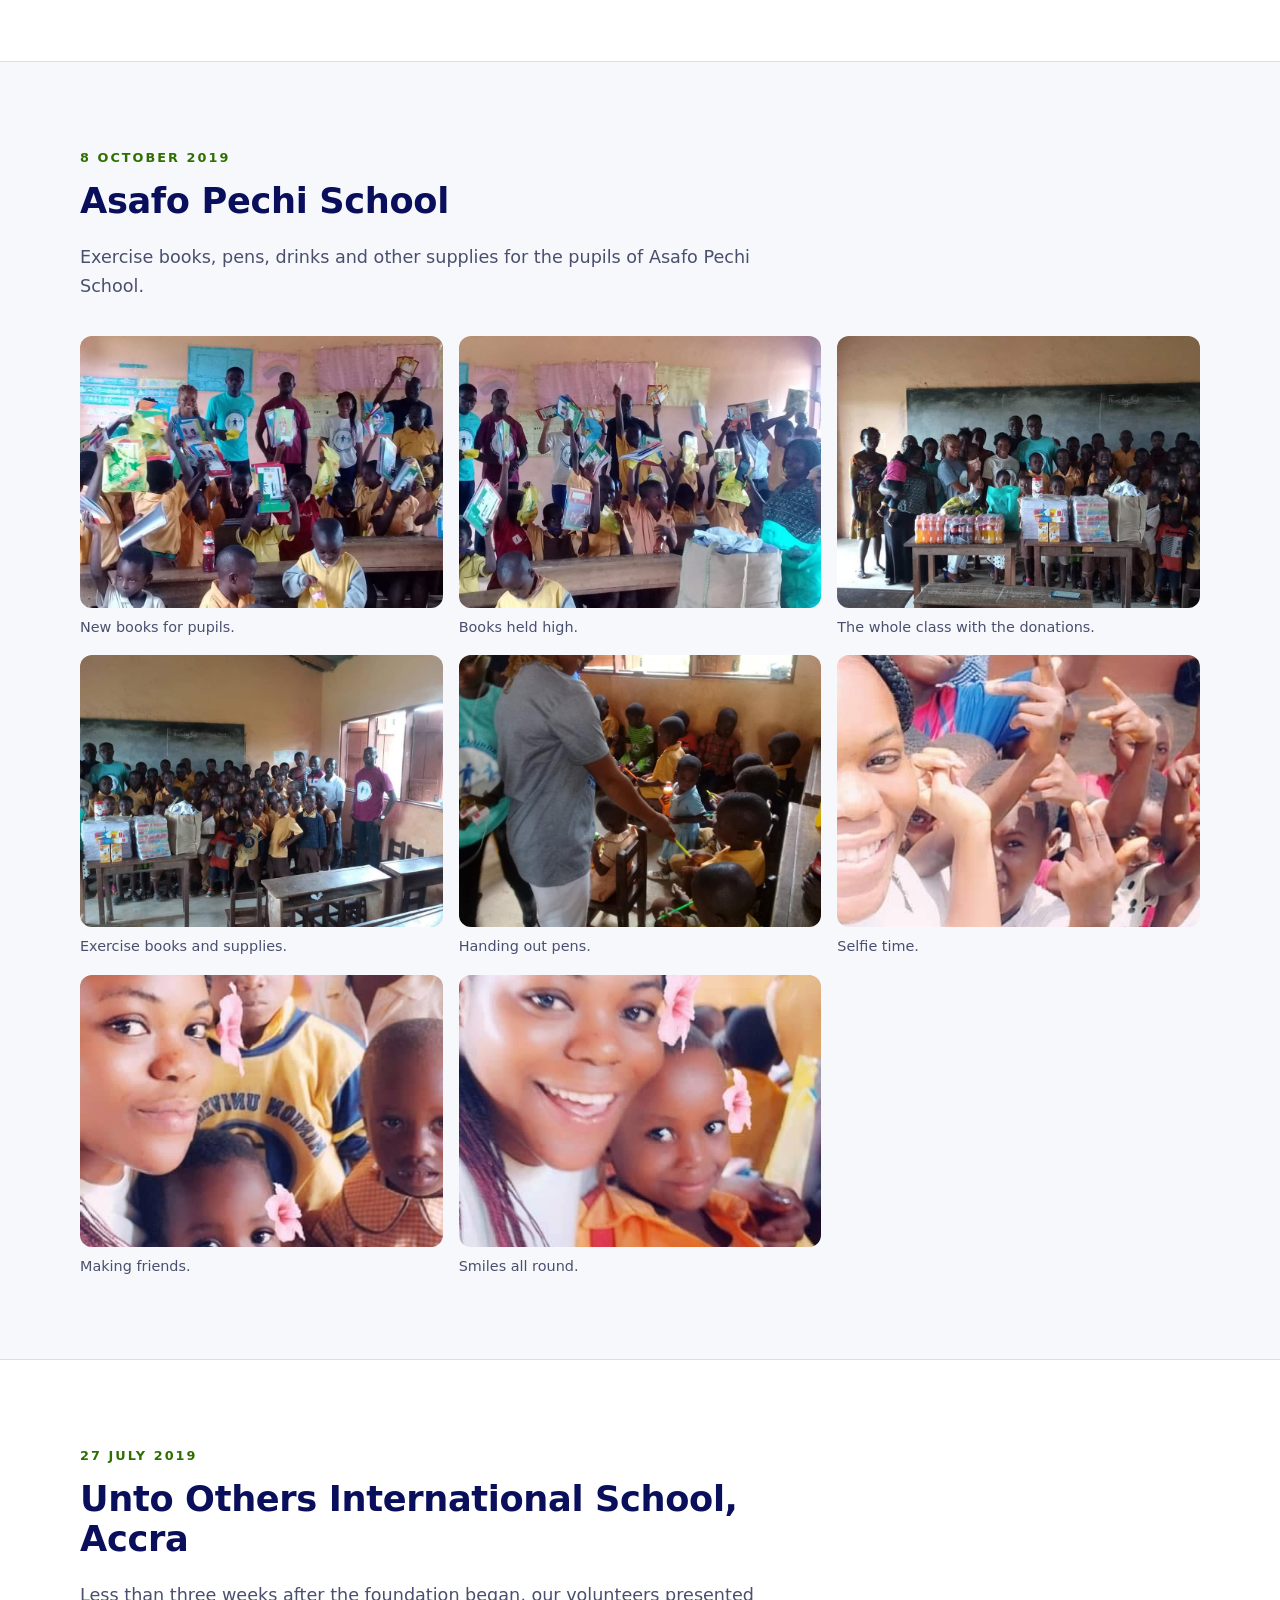
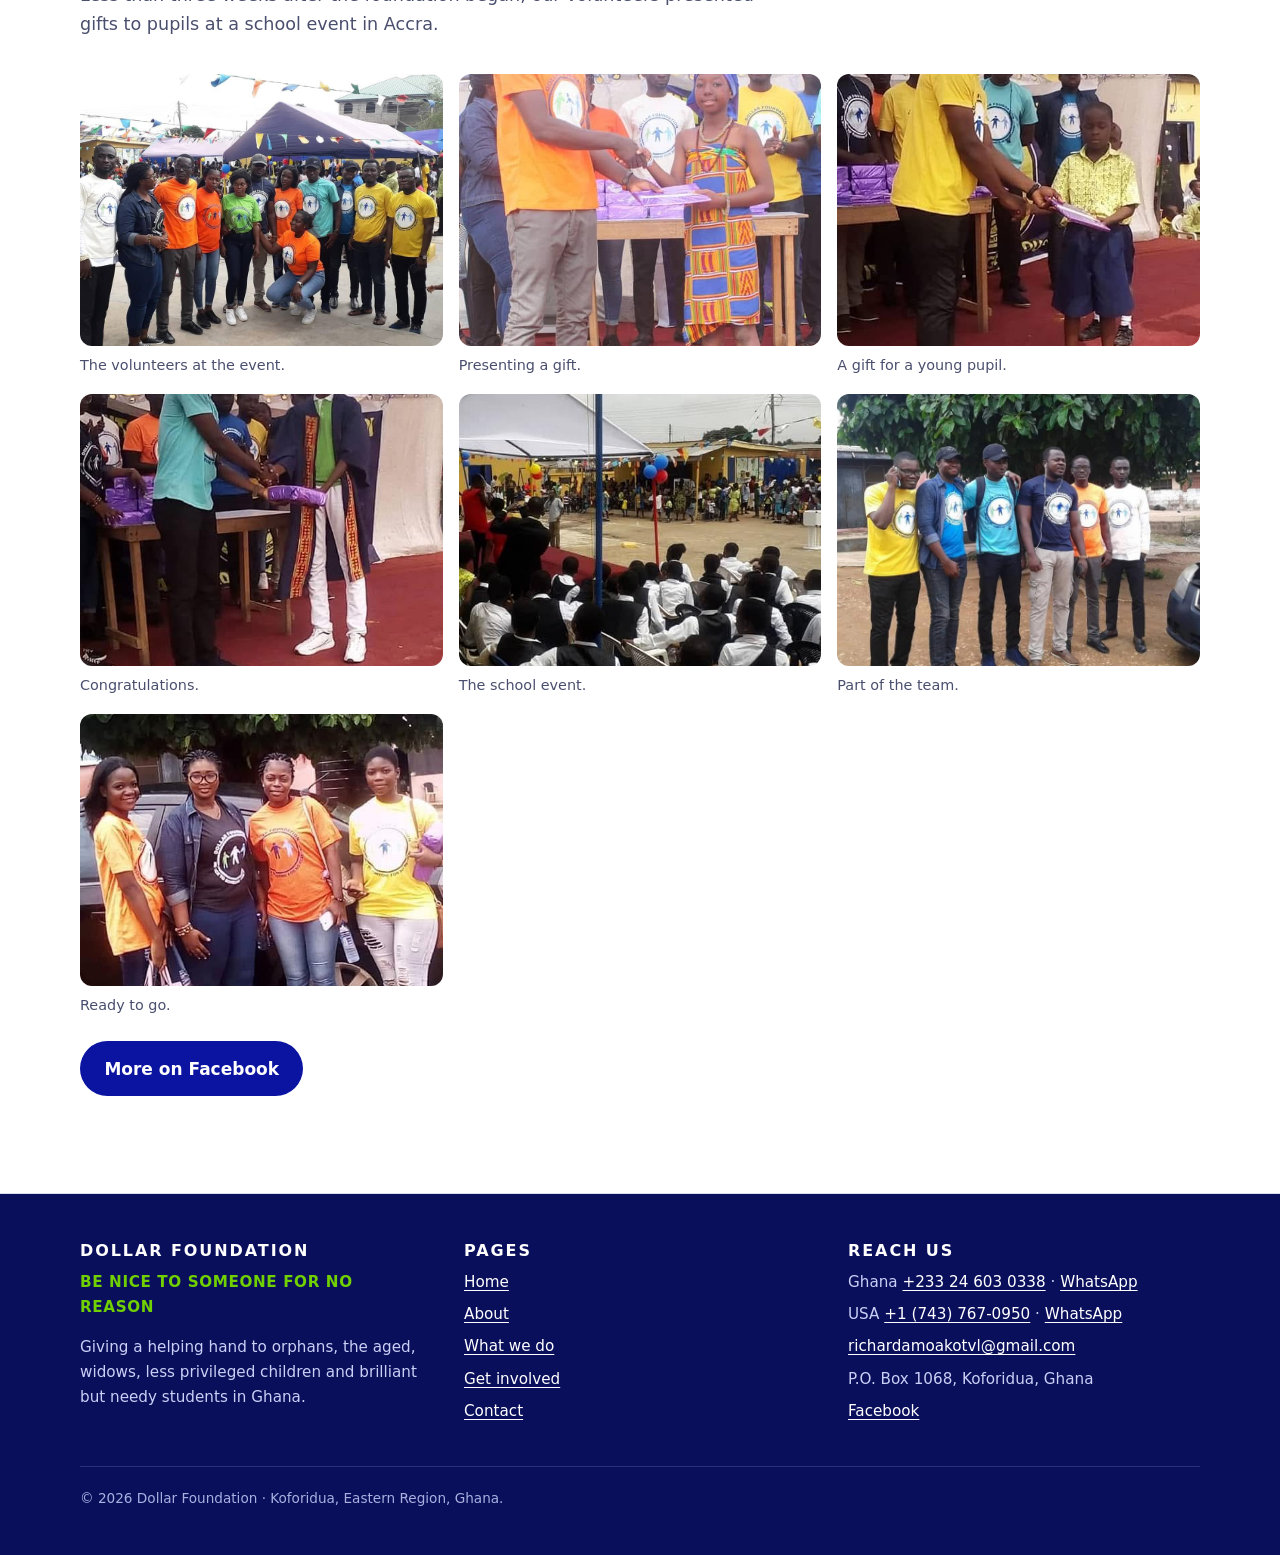
<file: gallery.html>
<!doctype html>
<html lang="en" class="no-js">
<head>
<meta charset="utf-8">
<meta name="viewport" content="width=device-width, initial-scale=1">
<meta name="robots" content="noindex, nofollow">
<meta property="og:type" content="website">
<meta property="og:site_name" content="Dollar Foundation">
<meta property="og:title" content="Gallery — Dollar Foundation">
<meta property="og:description" content="Photos from Dollar Foundation&#x27;s visits to Unto Others International School in Accra, Asafo Pechi School, the Timber Nkwanta community and Akropong School for the Blind.">
<meta property="og:url" content="https://rattrap47.github.io/dollar-foundation-preview/gallery.html">
<meta property="og:image" content="https://rattrap47.github.io/dollar-foundation-preview/assets/volunteers-team.jpg">
<meta property="og:image:width" content="960">
<meta property="og:image:height" content="718">
<meta property="og:image:alt" content="Dollar Foundation volunteers in foundation T-shirts standing together outdoors">
<meta name="twitter:card" content="summary_large_image">
<title>Gallery — Dollar Foundation</title>
<meta name="description" content="Photos from Dollar Foundation's visits to Unto Others International School in Accra, Asafo Pechi School, the Timber Nkwanta community and Akropong School for the Blind.">
<meta name="theme-color" content="#0a0f5c">
<link rel="icon" href="assets/favicon-48.png" type="image/png">
<link rel="apple-touch-icon" href="assets/apple-touch-icon.png">
<link rel="stylesheet" href="css/styles.css?v=4">
<script src="js/config.js?v=4" defer></script>
<script src="js/main.js?v=4" defer></script>
</head>
<body>
<a class="skip-link" href="#main">Skip to content</a>

<header class="site-header">
  <div class="wrap">
    <a class="brand" href="index.html">
      <img class="brand-logo" src="assets/dollar-foundation-logo-sm.jpg" width="160" height="160" alt="">
      <span class="brand-name">Dollar Foundation<small>Koforidua, Ghana</small></span>
    </a>
    <button class="nav-toggle" type="button" aria-expanded="false" aria-controls="primary-nav">Menu</button>
    <nav id="primary-nav" aria-label="Primary">
      <ul>
        <li><a href="index.html">Home</a></li>
        <li><a href="about.html">About</a></li>
        <li><a href="what-we-do.html">What we do</a></li>
        <li><a href="gallery.html" aria-current="page">Gallery</a></li>
        <li><a href="get-involved.html">Get involved</a></li>
        <li><a href="contact.html">Contact</a></li>
        <li><a class="nav-donate" href="get-involved.html#give" data-donate>Donate</a></li>
      </ul>
    </nav>
  </div>
</header>
<div class="brand-stripe" aria-hidden="true"></div>

<main id="main">
  <section class="page-hero">
    <div class="wrap">
      <h1>Gallery</h1>
      <p>Photos from our visits to schools and communities since 2019. For the latest photos and videos, follow us on Facebook.</p>
    </div>
  </section>

  <section class="section" id="akropong">
    <div class="wrap">
      <div class="section-head">
        <span class="eyebrow eyebrow-ink">10 December 2022</span>
        <h2>Akropong School for the Blind</h2>
        <p>Our volunteers spent the day with students at the School for the Blind in Akropong-Akuapem, sharing drinks, biscuits, bags and other gifts.</p>
      </div>
      <div class="gallery">
        <figure class="photo">
          <img src="assets/outreach-donation-handover.jpg" width="720" height="960" loading="lazy" alt="A volunteer shakes hands with a student in front of a table stacked with drinks and packs of biscuits.">
          <figcaption>Handing over the gifts.</figcaption>
        </figure>
        <figure class="photo">
          <img src="assets/outreach-donation-wide.jpg" width="960" height="720" loading="lazy" alt="Students and volunteers in a hall around a table of drinks and biscuits, with bags of donated items on the floor.">
          <figcaption>Drinks, biscuits and bags of donated items.</figcaption>
        </figure>
        <figure class="photo">
          <img src="assets/akropong-drinks-and-bags.jpg" width="960" height="720" loading="lazy" alt="Volunteers beside a long table stacked with bottled drinks and bags of donated items, with students seated behind.">
          <figcaption>Setting out the donations.</figcaption>
        </figure>
        <figure class="photo">
          <img src="assets/akropong-students-in-hall.jpg" width="960" height="720" loading="lazy" alt="Rows of students in school uniform seated on plastic chairs in a large hall.">
          <figcaption>Students gathered in the hall.</figcaption>
        </figure>
        <figure class="photo">
          <img src="assets/akropong-volunteer-with-students.jpg" width="960" height="720" loading="lazy" alt="A volunteer in an orange foundation T-shirt stands beside seated students in the hall.">
          <figcaption>With the students.</figcaption>
        </figure>
        <figure class="photo">
          <img src="assets/outreach-group-indoors.jpg" width="960" height="718" loading="lazy" alt="Volunteers and students in uniform gathered for a group selfie inside the hall.">
          <figcaption>Volunteers and students together.</figcaption>
        </figure>
        <figure class="photo">
          <img src="assets/outreach-students.jpg" width="720" height="960" loading="lazy" alt="Two volunteers in teal foundation T-shirts laughing with schoolgirls in pink gingham uniforms.">
          <figcaption>Plenty of laughter.</figcaption>
        </figure>
        <figure class="photo">
          <img src="assets/akropong-volunteers-by-bus.jpg" width="960" height="720" loading="lazy" alt="Seven volunteers in foundation T-shirts standing on grass in front of a yellow bus.">
          <figcaption>The team on arrival.</figcaption>
        </figure>
        <figure class="photo">
          <img src="assets/akropong-volunteers-holding-hands.jpg" width="960" height="720" loading="lazy" alt="Volunteers in foundation T-shirts standing in a line holding hands by the roadside.">
          <figcaption>Hand in hand, like the logo.</figcaption>
        </figure>
        <figure class="photo">
          <img src="assets/volunteers-team.jpg" width="960" height="718" loading="lazy" alt="Eleven volunteers in foundation T-shirts standing in a row outdoors.">
          <figcaption>The volunteer team.</figcaption>
        </figure>
        <figure class="photo">
          <img src="assets/volunteers-six.jpg" width="960" height="720" loading="lazy" alt="Six volunteers smiling side by side on a veranda in foundation T-shirts.">
          <figcaption>Ready for the day.</figcaption>
        </figure>
        <figure class="photo">
          <img src="assets/akropong-volunteers-four.jpg" width="720" height="960" loading="lazy" alt="Four volunteers in orange and green foundation T-shirts posing playfully on a veranda.">
          <figcaption>Good company.</figcaption>
        </figure>
        <figure class="photo">
          <img src="assets/volunteers-three.jpg" width="960" height="720" loading="lazy" alt="Three volunteers in blue, teal and green foundation T-shirts with their arms around each other.">
          <figcaption>Friends in kindness.</figcaption>
        </figure>
        <figure class="photo">
          <img src="assets/volunteers-hug.jpg" width="718" height="960" loading="lazy" alt="Four volunteers in a laughing group hug outdoors.">
          <figcaption>All smiles.</figcaption>
        </figure>
        <figure class="photo">
          <img src="assets/volunteers-two.jpg" width="720" height="960" loading="lazy" alt="Two volunteers in teal and orange foundation T-shirts hugging and smiling.">
          <figcaption>Be nice to someone for no reason.</figcaption>
        </figure>
      </div>
    </div>
  </section>

  <section class="section section-alt" id="timber-nkwanta">
    <div class="wrap">
      <div class="section-head">
        <span class="eyebrow eyebrow-ink">24 December 2021</span>
        <h2>Timber Nkwanta community</h2>
        <p>A Christmas Eve visit to the Timber Nkwanta community, with clothing, drinks and time together under the trees.</p>
      </div>
      <div class="gallery">
        <figure class="photo">
          <img src="assets/timber-nkwanta-gathering.jpg" width="960" height="718" loading="lazy" alt="Children seated on plastic chairs under tall trees as volunteers stand and speak to them.">
          <figcaption>Gathering under the trees.</figcaption>
        </figure>
        <figure class="photo">
          <img src="assets/timber-nkwanta-sharing-drinks.jpg" width="960" height="718" loading="lazy" alt="A volunteer hands out bottled drinks to children seated on plastic chairs outdoors.">
          <figcaption>Sharing drinks.</figcaption>
        </figure>
        <figure class="photo">
          <img src="assets/timber-nkwanta-sorting-clothes.jpg" width="718" height="960" loading="lazy" alt="Volunteers sort through bags of donated clothing outdoors, with shirts hung up on hangers behind them.">
          <figcaption>Sorting donated clothes.</figcaption>
        </figure>
        <figure class="photo">
          <img src="assets/community-volunteer-helping-child.jpg" width="718" height="960" loading="lazy" alt="A volunteer in a teal foundation T-shirt buttons a new purple blouse for a girl.">
          <figcaption>A new blouse, buttoned up.</figcaption>
        </figure>
        <figure class="photo">
          <img src="assets/timber-nkwanta-volunteers-with-children.jpg" width="960" height="720" loading="lazy" alt="Two volunteers in foundation T-shirts sit on a bench under trees with five smiling children.">
          <figcaption>Time together.</figcaption>
        </figure>
        <figure class="photo">
          <img src="assets/timber-nkwanta-volunteers-seated.jpg" width="960" height="718" loading="lazy" alt="Volunteers, some wearing face masks, seated on blue chairs outdoors beside a large tree.">
          <figcaption>The volunteers.</figcaption>
        </figure>
      </div>
    </div>
  </section>

  <section class="section" id="asafo-pechi">
    <div class="wrap">
      <div class="section-head">
        <span class="eyebrow eyebrow-ink">8 October 2019</span>
        <h2>Asafo Pechi School</h2>
        <p>Exercise books, pens, drinks and other supplies for the pupils of Asafo Pechi School.</p>
      </div>
      <div class="gallery">
        <figure class="photo">
          <img src="assets/outreach-school-books.jpg" width="960" height="720" loading="lazy" alt="Pupils in school uniform hold up new exercise books and bags in a classroom, with volunteers standing behind them.">
          <figcaption>New books for pupils.</figcaption>
        </figure>
        <figure class="photo">
          <img src="assets/asafo-pechi-books-raised.jpg" width="960" height="720" loading="lazy" alt="Pupils at their desks raise their new exercise books in the air as volunteers look on.">
          <figcaption>Books held high.</figcaption>
        </figure>
        <figure class="photo">
          <img src="assets/outreach-classroom-donation.jpg" width="960" height="720" loading="lazy" alt="Volunteers, teachers and a large class of pupils behind tables of drinks, exercise books and other donated items in a classroom.">
          <figcaption>The whole class with the donations.</figcaption>
        </figure>
        <figure class="photo">
          <img src="assets/asafo-pechi-class-with-donations.jpg" width="960" height="720" loading="lazy" alt="Pupils in yellow uniforms crowd around a table of exercise books and supplies, with volunteers at either side.">
          <figcaption>Exercise books and supplies.</figcaption>
        </figure>
        <figure class="photo">
          <img src="assets/asafo-pechi-handing-out-pens.jpg" width="960" height="720" loading="lazy" alt="A volunteer hands out pens to young pupils sitting in a classroom.">
          <figcaption>Handing out pens.</figcaption>
        </figure>
        <figure class="photo">
          <img src="assets/volunteer-selfie-children.jpg" width="485" height="1080" loading="lazy" alt="A volunteer takes a selfie with a crowd of cheerful children making peace signs.">
          <figcaption>Selfie time.</figcaption>
        </figure>
        <figure class="photo">
          <img src="assets/asafo-pechi-volunteer-selfie.jpg" width="485" height="1080" loading="lazy" alt="A volunteer takes a selfie with four young pupils, two with pink flowers in their hair.">
          <figcaption>Making friends.</figcaption>
        </figure>
        <figure class="photo">
          <img src="assets/volunteer-selfie-pupil.jpg" width="485" height="1080" loading="lazy" alt="A smiling volunteer and a young pupil in an orange school uniform, both with pink flowers in their hair.">
          <figcaption>Smiles all round.</figcaption>
        </figure>
      </div>
    </div>
  </section>

  <section class="section section-alt" id="accra">
    <div class="wrap">
      <div class="section-head">
        <span class="eyebrow eyebrow-ink">27 July 2019</span>
        <h2>Unto Others International School, Accra</h2>
        <p>Less than three weeks after the foundation began, our volunteers presented gifts to pupils at a school event in Accra.</p>
      </div>
      <div class="gallery">
        <figure class="photo">
          <img src="assets/volunteers-event.jpg" width="960" height="720" loading="lazy" alt="Twelve volunteers in foundation T-shirts at a busy outdoor school event with tents and bunting.">
          <figcaption>The volunteers at the event.</figcaption>
        </figure>
        <figure class="photo">
          <img src="assets/accra-gift-for-girl-in-kente.jpg" width="640" height="960" loading="lazy" alt="A volunteer shakes hands with a girl in kente cloth as he presents her with a wrapped gift.">
          <figcaption>Presenting a gift.</figcaption>
        </figure>
        <figure class="photo">
          <img src="assets/accra-gift-for-pupil.jpg" width="540" height="960" loading="lazy" alt="A volunteer in a yellow foundation T-shirt hands a wrapped gift to a young pupil on a red carpet.">
          <figcaption>A gift for a young pupil.</figcaption>
        </figure>
        <figure class="photo">
          <img src="assets/accra-gift-for-student-in-gown.jpg" width="540" height="960" loading="lazy" alt="A volunteer shakes hands with a student in a graduation gown while presenting a wrapped gift.">
          <figcaption>Congratulations.</figcaption>
        </figure>
        <figure class="photo">
          <img src="assets/accra-school-event.jpg" width="540" height="960" loading="lazy" alt="Pupils in white shirts and black waistcoats seated outdoors watching a school event, with bunting and balloons overhead.">
          <figcaption>The school event.</figcaption>
        </figure>
        <figure class="photo">
          <img src="assets/accra-volunteers-group.jpg" width="960" height="576" loading="lazy" alt="Six male volunteers in yellow, blue, teal, navy, orange and white foundation T-shirts standing under a tree.">
          <figcaption>Part of the team.</figcaption>
        </figure>
        <figure class="photo">
          <img src="assets/accra-volunteers-four.jpg" width="540" height="960" loading="lazy" alt="Four female volunteers in orange, grey and yellow foundation T-shirts standing in front of a car.">
          <figcaption>Ready to go.</figcaption>
        </figure>
      </div>
      <p class="mt"><a class="btn btn-primary" href="https://www.facebook.com/dollarfoundation1" rel="noopener">More on Facebook</a></p>
    </div>
  </section>
</main>

<footer class="site-footer">
  <div class="wrap">
    <div class="footer-grid">
      <div>
        <h2>Dollar Foundation</h2>
        <p class="footer-tagline">Be nice to someone for no reason</p>
        <p>Giving a helping hand to orphans, the aged, widows, less privileged children and brilliant but needy students in Ghana.</p>
      </div>
      <div>
        <h2>Pages</h2>
        <ul>
          <li><a href="index.html">Home</a></li>
          <li><a href="about.html">About</a></li>
          <li><a href="what-we-do.html">What we do</a></li>
          <li><a href="get-involved.html">Get involved</a></li>
          <li><a href="contact.html">Contact</a></li>
        </ul>
      </div>
      <div>
        <h2>Reach us</h2>
        <ul>
          <li>Ghana <a href="tel:+233246030338">+233 24 603 0338</a> · <a href="https://wa.me/233246030338" rel="noopener">WhatsApp</a></li>
          <li>USA <a href="tel:+17437670950">+1 (743) 767-0950</a> · <a href="https://wa.me/17437670950" rel="noopener">WhatsApp</a></li>
          <li><a href="mailto:richardamoakotvl@gmail.com">richardamoakotvl@gmail.com</a></li>
          <li>P.O. Box 1068, Koforidua, Ghana</li>
          <li><a href="https://www.facebook.com/dollarfoundation1" rel="noopener">Facebook</a></li>
        </ul>
      </div>
    </div>
    <p class="footer-legal">© <span data-year>2026</span> Dollar Foundation · Koforidua, Eastern Region, Ghana.</p>
  </div>
</footer>
</body>
</html>
</file>
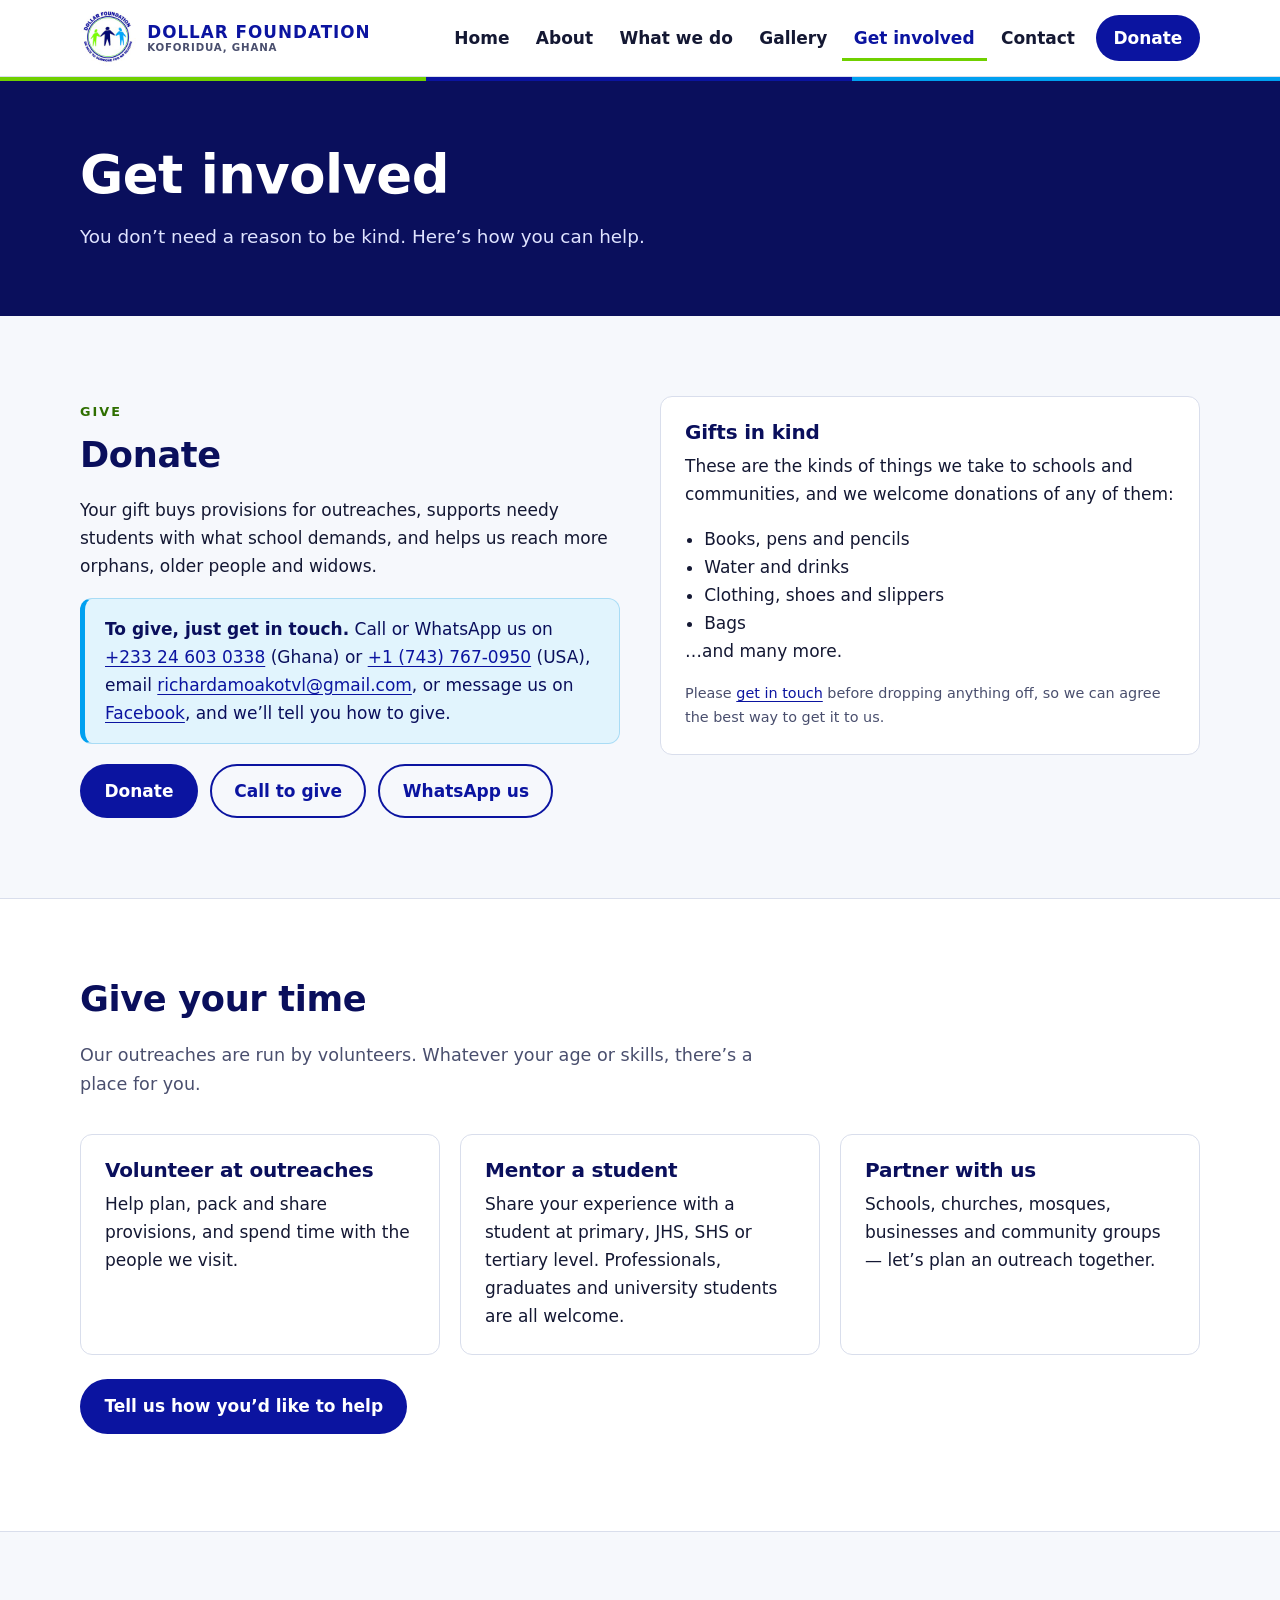
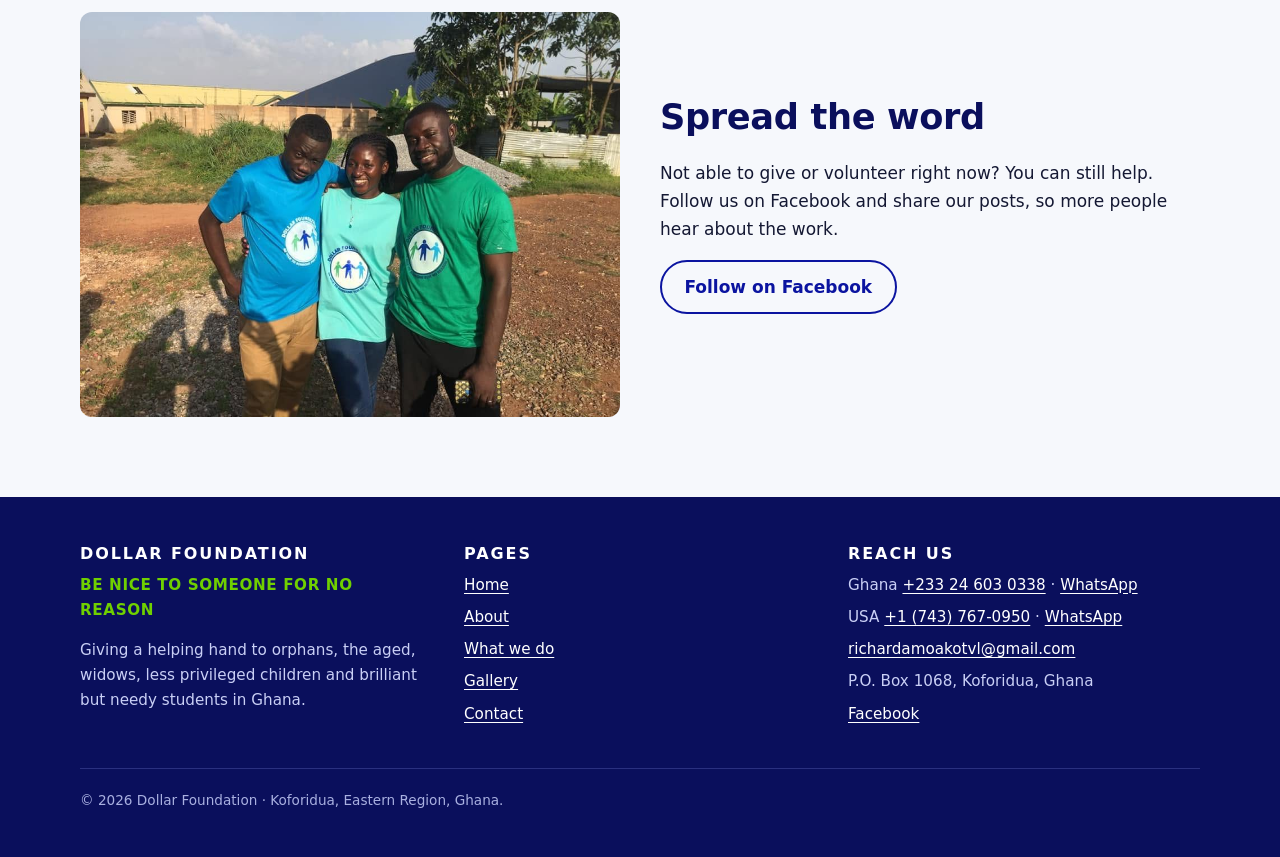
<file: get-involved.html>
<!doctype html>
<html lang="en" class="no-js">
<head>
<meta charset="utf-8">
<meta name="viewport" content="width=device-width, initial-scale=1">
<meta name="robots" content="noindex, nofollow">
<meta property="og:type" content="website">
<meta property="og:site_name" content="Dollar Foundation">
<meta property="og:title" content="Get involved — Dollar Foundation">
<meta property="og:description" content="Donate, volunteer, mentor a student or partner with Dollar Foundation in Koforidua, Ghana.">
<meta property="og:url" content="https://rattrap47.github.io/dollar-foundation-preview/get-involved.html">
<meta property="og:image" content="https://rattrap47.github.io/dollar-foundation-preview/assets/volunteers-team.jpg">
<meta property="og:image:width" content="960">
<meta property="og:image:height" content="718">
<meta property="og:image:alt" content="Dollar Foundation volunteers in foundation T-shirts standing together outdoors">
<meta name="twitter:card" content="summary_large_image">
<title>Get involved — Dollar Foundation</title>
<meta name="description" content="Donate, volunteer, mentor a student or partner with Dollar Foundation in Koforidua, Ghana.">
<meta name="theme-color" content="#0a0f5c">
<link rel="icon" href="assets/favicon-48.png" type="image/png">
<link rel="apple-touch-icon" href="assets/apple-touch-icon.png">
<link rel="stylesheet" href="css/styles.css?v=4">
<script src="js/config.js?v=4" defer></script>
<script src="js/main.js?v=4" defer></script>
</head>
<body>
<a class="skip-link" href="#main">Skip to content</a>

<header class="site-header">
  <div class="wrap">
    <a class="brand" href="index.html">
      <img class="brand-logo" src="assets/dollar-foundation-logo-sm.jpg" width="160" height="160" alt="">
      <span class="brand-name">Dollar Foundation<small>Koforidua, Ghana</small></span>
    </a>
    <button class="nav-toggle" type="button" aria-expanded="false" aria-controls="primary-nav">Menu</button>
    <nav id="primary-nav" aria-label="Primary">
      <ul>
        <li><a href="index.html">Home</a></li>
        <li><a href="about.html">About</a></li>
        <li><a href="what-we-do.html">What we do</a></li>
        <li><a href="gallery.html">Gallery</a></li>
        <li><a href="get-involved.html" aria-current="page">Get involved</a></li>
        <li><a href="contact.html">Contact</a></li>
        <li><a class="nav-donate" href="get-involved.html#give" data-donate>Donate</a></li>
      </ul>
    </nav>
  </div>
</header>
<div class="brand-stripe" aria-hidden="true"></div>

<main id="main">
  <section class="page-hero">
    <div class="wrap">
      <h1>Get involved</h1>
      <p>You don’t need a reason to be kind. Here’s how you can help.</p>
    </div>
  </section>

  <section class="section" id="give">
    <div class="wrap grid grid-2">
      <div>
        <span class="eyebrow eyebrow-ink">Give</span>
        <h2>Donate</h2>
        <p>Your gift buys provisions for outreaches, supports needy students with what school demands, and helps us reach more orphans, older people and widows.</p>
        <div class="notice mb" id="donate-pending">
          <p><strong>To give, just get in touch.</strong> Call or WhatsApp us on <a href="tel:+233246030338">+233 24 603 0338</a> (Ghana) or <a href="tel:+17437670950">+1 (743) 767-0950</a> (USA), email <a href="mailto:richardamoakotvl@gmail.com">richardamoakotvl@gmail.com</a>, or message us on <a href="https://www.facebook.com/dollarfoundation1" rel="noopener">Facebook</a>, and we’ll tell you how to give.</p>
        </div>
        <div class="btn-row">
          <a class="btn btn-primary" href="contact.html" data-donate>Donate</a>
          <a class="btn btn-ghost" href="tel:+233246030338">Call to give</a>
          <a class="btn btn-ghost" href="https://wa.me/233246030338" rel="noopener">WhatsApp us</a>
        </div>
      </div>
      <div class="card card-auto">
        <h3>Gifts in kind</h3>
        <p>These are the kinds of things we take to schools and communities, and we welcome donations of any of them:</p>
        <ul class="plain-list">
          <li>Books, pens and pencils</li>
          <li>Water and drinks</li>
          <li>Clothing, shoes and slippers</li>
          <li>Bags</li>
        </ul>
        <p>…and many more.</p>
        <p class="note">Please <a href="contact.html">get in touch</a> before dropping anything off, so we can agree the best way to get it to us.</p>
      </div>
    </div>
  </section>

  <section class="section section-alt">
    <div class="wrap">
      <div class="section-head">
        <h2>Give your time</h2>
        <p>Our outreaches are run by volunteers. Whatever your age or skills, there’s a place for you.</p>
      </div>
      <div class="grid grid-3">
        <article class="card">
          <h3>Volunteer at outreaches</h3>
          <p>Help plan, pack and share provisions, and spend time with the people we visit.</p>
        </article>
        <article class="card" id="mentor">
          <h3>Mentor a student</h3>
          <p>Share your experience with a student at primary, JHS, SHS or tertiary level. Professionals, graduates and university students are all welcome.</p>
        </article>
        <article class="card">
          <h3>Partner with us</h3>
          <p>Schools, churches, mosques, businesses and community groups — let’s plan an outreach together.</p>
        </article>
      </div>
      <p class="mt"><a class="btn btn-primary" href="contact.html">Tell us how you’d like to help</a></p>
    </div>
  </section>

  <section class="section">
    <div class="wrap grid grid-2 align-center">
      <figure class="photo">
        <img src="assets/volunteers-three.jpg" width="960" height="720" loading="lazy" alt="Three Dollar Foundation volunteers in blue, teal and green foundation T-shirts with their arms around each other.">
      </figure>
      <div>
        <h2>Spread the word</h2>
        <p>Not able to give or volunteer right now? You can still help. Follow us on Facebook and share our posts, so more people hear about the work.</p>
        <p><a class="btn btn-ghost" href="https://www.facebook.com/dollarfoundation1" rel="noopener">Follow on Facebook</a></p>
      </div>
    </div>
  </section>
</main>

<footer class="site-footer">
  <div class="wrap">
    <div class="footer-grid">
      <div>
        <h2>Dollar Foundation</h2>
        <p class="footer-tagline">Be nice to someone for no reason</p>
        <p>Giving a helping hand to orphans, the aged, widows, less privileged children and brilliant but needy students in Ghana.</p>
      </div>
      <div>
        <h2>Pages</h2>
        <ul>
          <li><a href="index.html">Home</a></li>
          <li><a href="about.html">About</a></li>
          <li><a href="what-we-do.html">What we do</a></li>
          <li><a href="gallery.html">Gallery</a></li>
          <li><a href="contact.html">Contact</a></li>
        </ul>
      </div>
      <div>
        <h2>Reach us</h2>
        <ul>
          <li>Ghana <a href="tel:+233246030338">+233 24 603 0338</a> · <a href="https://wa.me/233246030338" rel="noopener">WhatsApp</a></li>
          <li>USA <a href="tel:+17437670950">+1 (743) 767-0950</a> · <a href="https://wa.me/17437670950" rel="noopener">WhatsApp</a></li>
          <li><a href="mailto:richardamoakotvl@gmail.com">richardamoakotvl@gmail.com</a></li>
          <li>P.O. Box 1068, Koforidua, Ghana</li>
          <li><a href="https://www.facebook.com/dollarfoundation1" rel="noopener">Facebook</a></li>
        </ul>
      </div>
    </div>
    <p class="footer-legal">© <span data-year>2026</span> Dollar Foundation · Koforidua, Eastern Region, Ghana.</p>
  </div>
</footer>
</body>
</html>
</file>
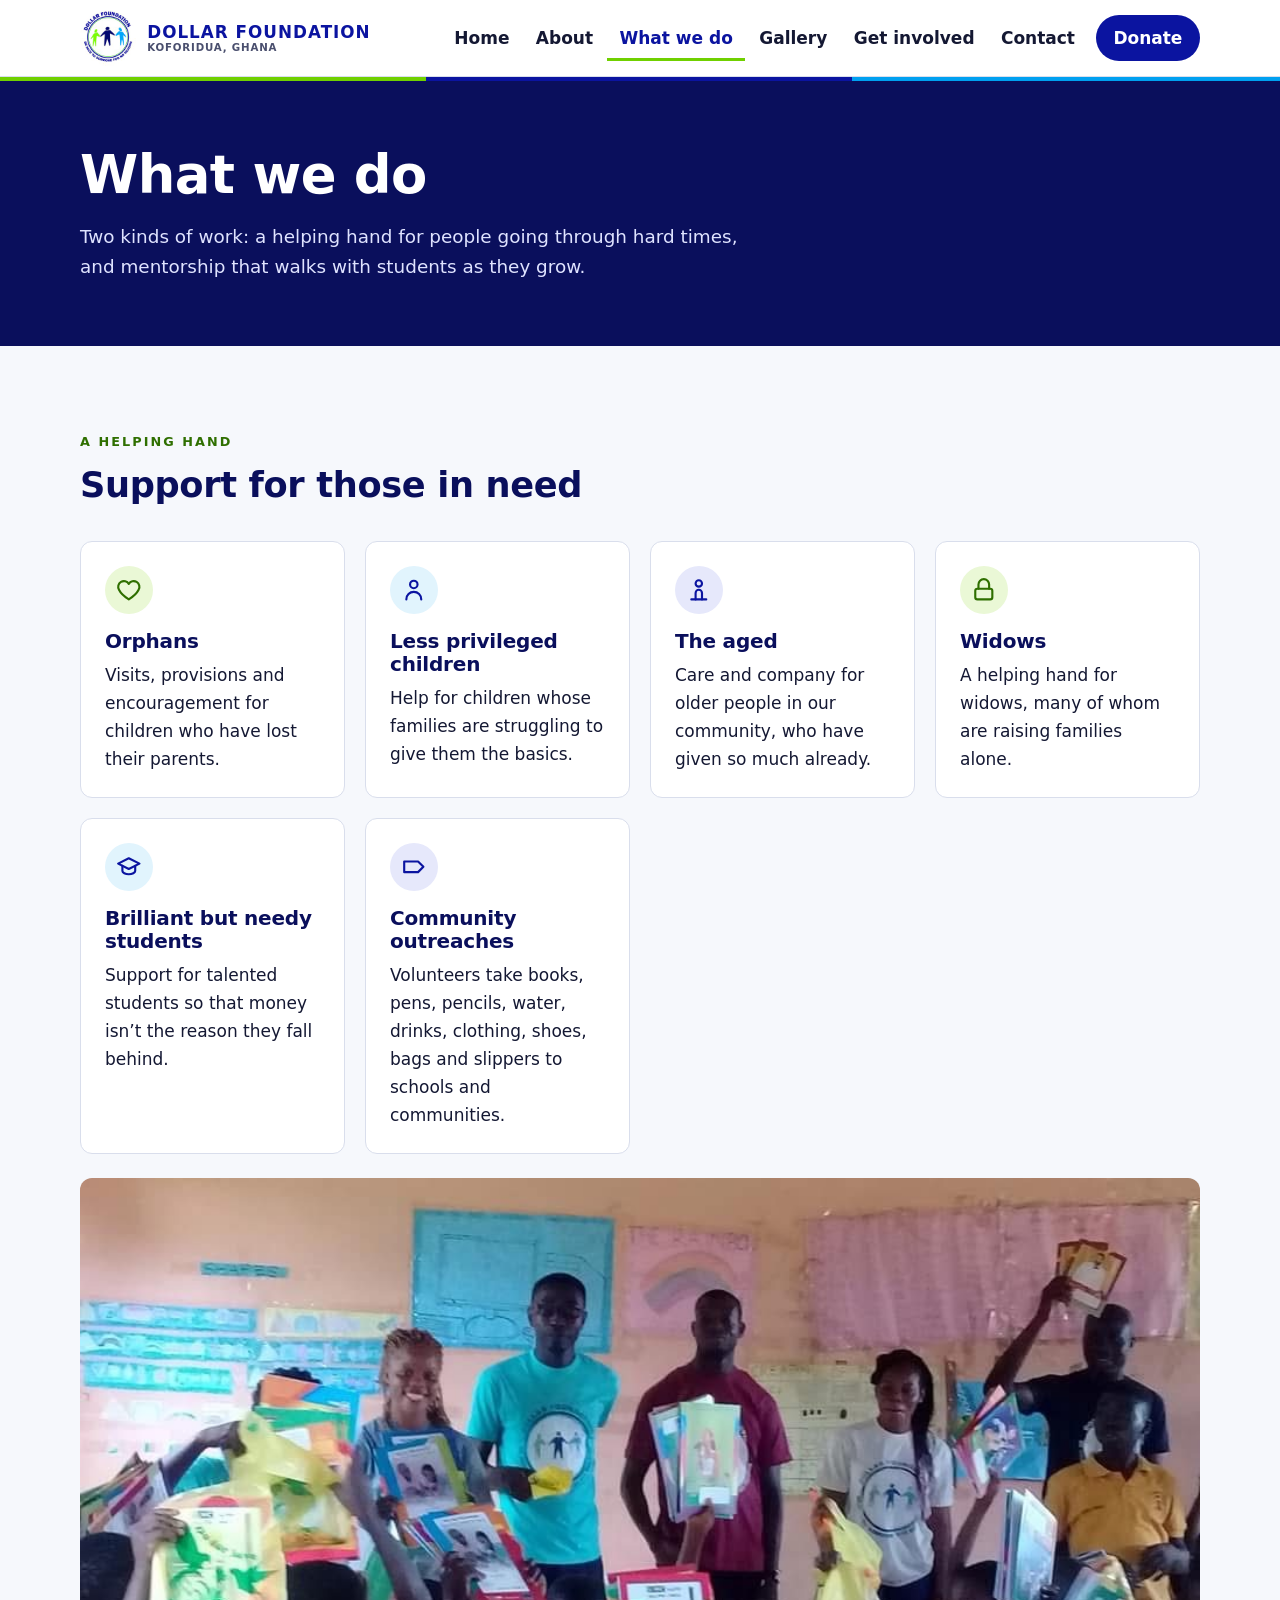
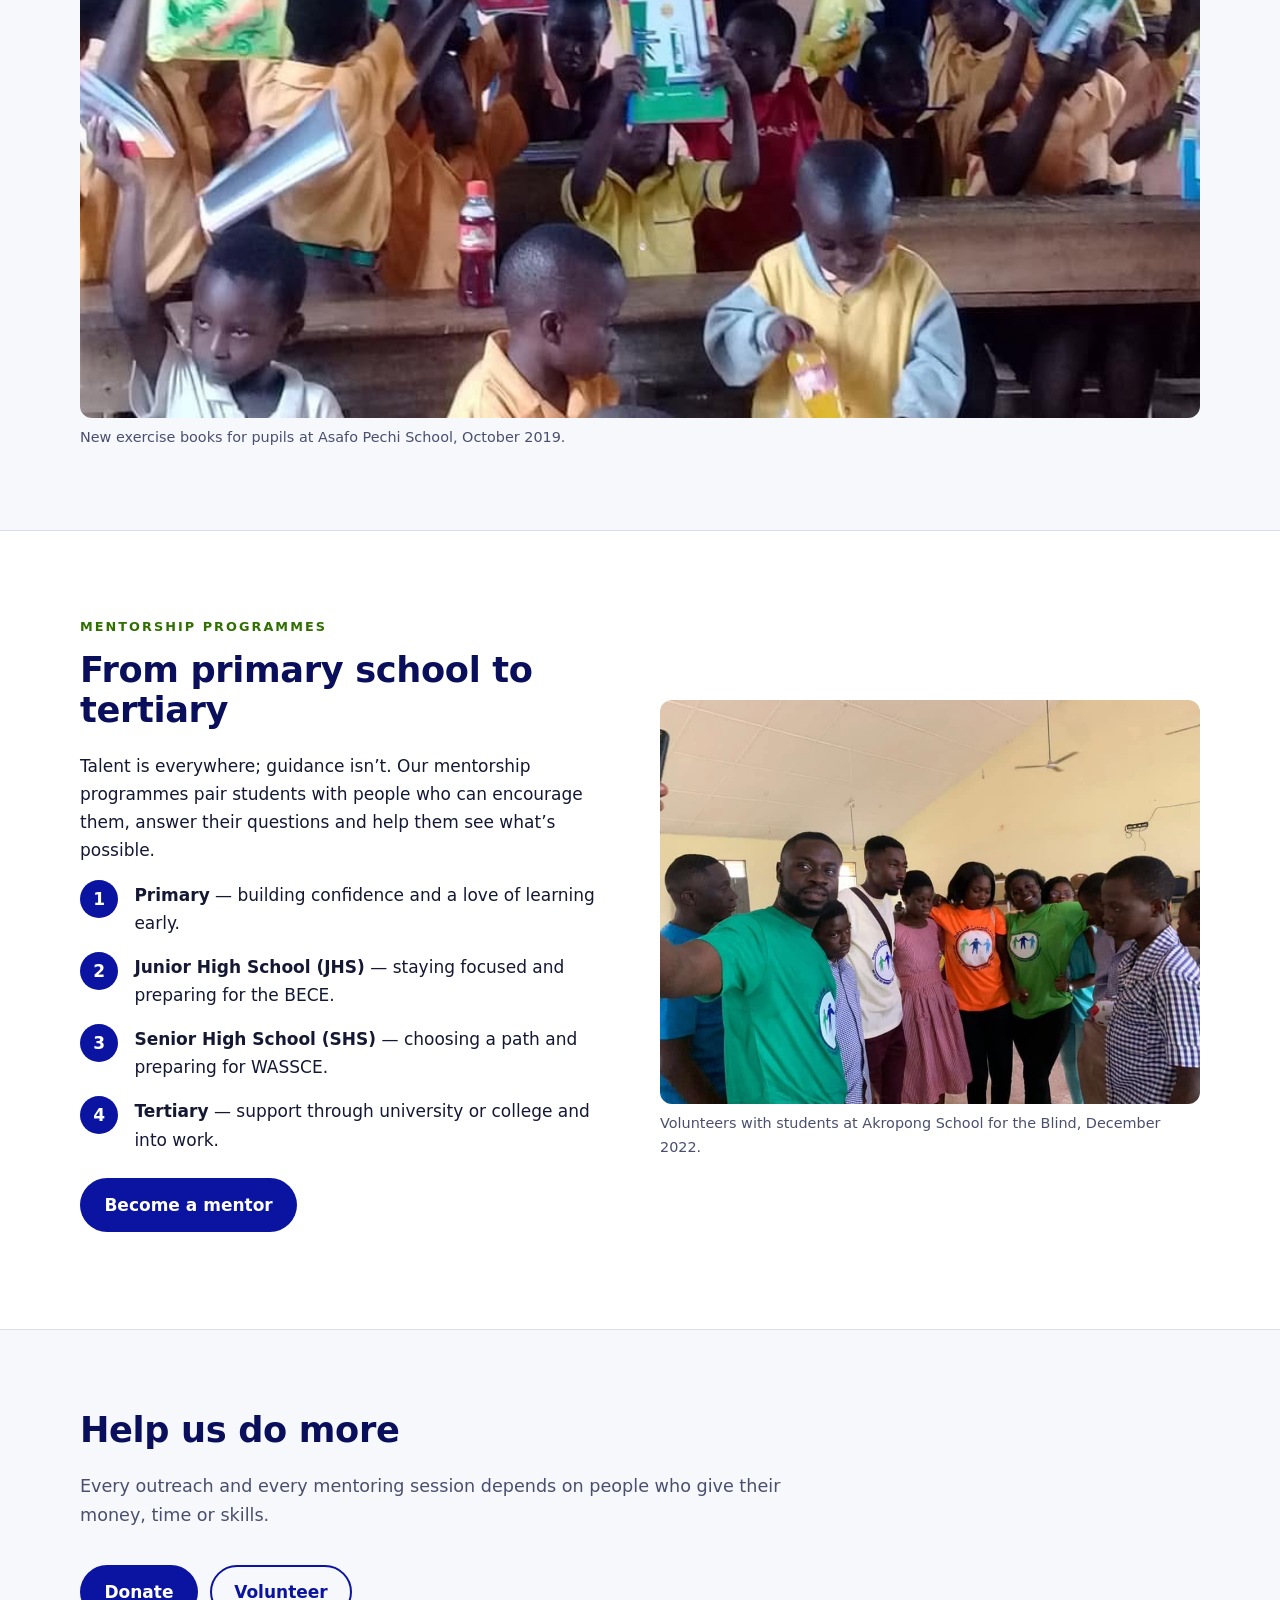
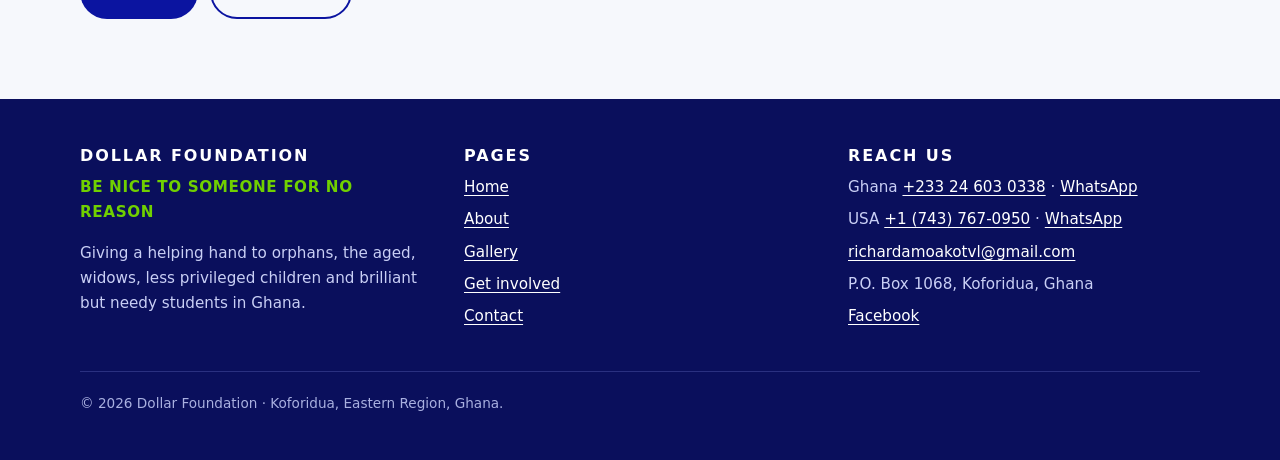
<file: what-we-do.html>
<!doctype html>
<html lang="en" class="no-js">
<head>
<meta charset="utf-8">
<meta name="viewport" content="width=device-width, initial-scale=1">
<meta name="robots" content="noindex, nofollow">
<meta property="og:type" content="website">
<meta property="og:site_name" content="Dollar Foundation">
<meta property="og:title" content="What we do — Dollar Foundation">
<meta property="og:description" content="How Dollar Foundation helps orphans, the aged, widows, less privileged children and needy students in Ghana, and mentors students from primary school to tertiary.">
<meta property="og:url" content="https://rattrap47.github.io/dollar-foundation-preview/what-we-do.html">
<meta property="og:image" content="https://rattrap47.github.io/dollar-foundation-preview/assets/volunteers-team.jpg">
<meta property="og:image:width" content="960">
<meta property="og:image:height" content="718">
<meta property="og:image:alt" content="Dollar Foundation volunteers in foundation T-shirts standing together outdoors">
<meta name="twitter:card" content="summary_large_image">
<title>What we do — Dollar Foundation</title>
<meta name="description" content="How Dollar Foundation helps orphans, the aged, widows, less privileged children and needy students in Ghana, and mentors students from primary school to tertiary.">
<meta name="theme-color" content="#0a0f5c">
<link rel="icon" href="assets/favicon-48.png" type="image/png">
<link rel="apple-touch-icon" href="assets/apple-touch-icon.png">
<link rel="stylesheet" href="css/styles.css?v=4">
<script src="js/config.js?v=4" defer></script>
<script src="js/main.js?v=4" defer></script>
</head>
<body>
<a class="skip-link" href="#main">Skip to content</a>

<header class="site-header">
  <div class="wrap">
    <a class="brand" href="index.html">
      <img class="brand-logo" src="assets/dollar-foundation-logo-sm.jpg" width="160" height="160" alt="">
      <span class="brand-name">Dollar Foundation<small>Koforidua, Ghana</small></span>
    </a>
    <button class="nav-toggle" type="button" aria-expanded="false" aria-controls="primary-nav">Menu</button>
    <nav id="primary-nav" aria-label="Primary">
      <ul>
        <li><a href="index.html">Home</a></li>
        <li><a href="about.html">About</a></li>
        <li><a href="what-we-do.html" aria-current="page">What we do</a></li>
        <li><a href="gallery.html">Gallery</a></li>
        <li><a href="get-involved.html">Get involved</a></li>
        <li><a href="contact.html">Contact</a></li>
        <li><a class="nav-donate" href="get-involved.html#give" data-donate>Donate</a></li>
      </ul>
    </nav>
  </div>
</header>
<div class="brand-stripe" aria-hidden="true"></div>

<main id="main">
  <section class="page-hero">
    <div class="wrap">
      <h1>What we do</h1>
      <p>Two kinds of work: a helping hand for people going through hard times, and mentorship that walks with students as they grow.</p>
    </div>
  </section>

  <section class="section">
    <div class="wrap">
      <div class="section-head">
        <span class="eyebrow eyebrow-ink">A helping hand</span>
        <h2>Support for those in need</h2>
      </div>
      <div class="grid grid-3">
        <article class="card">
          <div class="card-icon"><svg viewBox="0 0 24 24" fill="none" stroke="currentColor" stroke-width="2" stroke-linecap="round" stroke-linejoin="round" aria-hidden="true"><path d="M12 21s-7-4.4-9.2-9A5 5 0 0 1 12 6.5 5 5 0 0 1 21.2 12C19 16.6 12 21 12 21Z"/></svg></div>
          <h3>Orphans</h3>
          <p>Visits, provisions and encouragement for children who have lost their parents.</p>
        </article>
        <article class="card">
          <div class="card-icon"><svg viewBox="0 0 24 24" fill="none" stroke="currentColor" stroke-width="2" stroke-linecap="round" stroke-linejoin="round" aria-hidden="true"><circle cx="12" cy="7" r="3.5"/><path d="M5 21c0-4 3.1-7 7-7s7 3 7 7"/></svg></div>
          <h3>Less privileged children</h3>
          <p>Help for children whose families are struggling to give them the basics.</p>
        </article>
        <article class="card">
          <div class="card-icon"><svg viewBox="0 0 24 24" fill="none" stroke="currentColor" stroke-width="2" stroke-linecap="round" stroke-linejoin="round" aria-hidden="true"><path d="M9 21v-6a3 3 0 0 1 6 0v6"/><circle cx="12" cy="6" r="3"/><path d="M5 21h14"/></svg></div>
          <h3>The aged</h3>
          <p>Care and company for older people in our community, who have given so much already.</p>
        </article>
        <article class="card">
          <div class="card-icon"><svg viewBox="0 0 24 24" fill="none" stroke="currentColor" stroke-width="2" stroke-linecap="round" stroke-linejoin="round" aria-hidden="true"><path d="M7 11V7a5 5 0 0 1 10 0v4"/><rect x="4" y="11" width="16" height="10" rx="2"/></svg></div>
          <h3>Widows</h3>
          <p>A helping hand for widows, many of whom are raising families alone.</p>
        </article>
        <article class="card">
          <div class="card-icon"><svg viewBox="0 0 24 24" fill="none" stroke="currentColor" stroke-width="2" stroke-linecap="round" stroke-linejoin="round" aria-hidden="true"><path d="M2 9l10-5 10 5-10 5Z"/><path d="M6 11v5c0 1.5 2.7 3 6 3s6-1.5 6-3v-5"/></svg></div>
          <h3>Brilliant but needy students</h3>
          <p>Support for talented students so that money isn’t the reason they fall behind.</p>
        </article>
        <article class="card">
          <div class="card-icon"><svg viewBox="0 0 24 24" fill="none" stroke="currentColor" stroke-width="2" stroke-linecap="round" stroke-linejoin="round" aria-hidden="true"><path d="M3 7h13l5 5-5 5H3Z"/></svg></div>
          <h3>Community outreaches</h3>
          <p>Volunteers take books, pens, pencils, water, drinks, clothing, shoes, bags and slippers to schools and communities.</p>
        </article>
      </div>
      <figure class="photo mt">
        <img src="assets/outreach-school-books.jpg" width="960" height="720" loading="lazy" alt="Pupils in school uniform hold up new exercise books and bags in a classroom, with Dollar Foundation volunteers standing behind them.">
        <figcaption>New exercise books for pupils at Asafo Pechi School, October 2019.</figcaption>
      </figure>
    </div>
  </section>

  <section class="section section-alt">
    <div class="wrap grid grid-2 align-center">
      <div>
        <span class="eyebrow eyebrow-ink">Mentorship programmes</span>
        <h2>From primary school to tertiary</h2>
        <p>Talent is everywhere; guidance isn’t. Our mentorship programmes pair students with people who can encourage them, answer their questions and help them see what’s possible.</p>
        <ol class="steps">
          <li><strong>Primary</strong> — building confidence and a love of learning early.</li>
          <li><strong>Junior High School (JHS)</strong> — staying focused and preparing for the BECE.</li>
          <li><strong>Senior High School (SHS)</strong> — choosing a path and preparing for WASSCE.</li>
          <li><strong>Tertiary</strong> — support through university or college and into work.</li>
        </ol>
        <p class="mt"><a class="btn btn-primary" href="get-involved.html#mentor">Become a mentor</a></p>
      </div>
      <figure class="photo">
        <img src="assets/outreach-group-indoors.jpg" width="960" height="718" loading="lazy" alt="Dollar Foundation volunteers in foundation T-shirts gathered with students in school uniform inside a hall, taking a group selfie.">
        <figcaption>Volunteers with students at Akropong School for the Blind, December 2022.</figcaption>
      </figure>
    </div>
  </section>

  <section class="section">
    <div class="wrap">
      <div class="section-head">
        <h2>Help us do more</h2>
        <p>Every outreach and every mentoring session depends on people who give their money, time or skills.</p>
      </div>
      <div class="btn-row">
        <a class="btn btn-primary" href="get-involved.html#give" data-donate>Donate</a>
        <a class="btn btn-ghost" href="get-involved.html">Volunteer</a>
      </div>
    </div>
  </section>
</main>

<footer class="site-footer">
  <div class="wrap">
    <div class="footer-grid">
      <div>
        <h2>Dollar Foundation</h2>
        <p class="footer-tagline">Be nice to someone for no reason</p>
        <p>Giving a helping hand to orphans, the aged, widows, less privileged children and brilliant but needy students in Ghana.</p>
      </div>
      <div>
        <h2>Pages</h2>
        <ul>
          <li><a href="index.html">Home</a></li>
          <li><a href="about.html">About</a></li>
          <li><a href="gallery.html">Gallery</a></li>
          <li><a href="get-involved.html">Get involved</a></li>
          <li><a href="contact.html">Contact</a></li>
        </ul>
      </div>
      <div>
        <h2>Reach us</h2>
        <ul>
          <li>Ghana <a href="tel:+233246030338">+233 24 603 0338</a> · <a href="https://wa.me/233246030338" rel="noopener">WhatsApp</a></li>
          <li>USA <a href="tel:+17437670950">+1 (743) 767-0950</a> · <a href="https://wa.me/17437670950" rel="noopener">WhatsApp</a></li>
          <li><a href="mailto:richardamoakotvl@gmail.com">richardamoakotvl@gmail.com</a></li>
          <li>P.O. Box 1068, Koforidua, Ghana</li>
          <li><a href="https://www.facebook.com/dollarfoundation1" rel="noopener">Facebook</a></li>
        </ul>
      </div>
    </div>
    <p class="footer-legal">© <span data-year>2026</span> Dollar Foundation · Koforidua, Eastern Region, Ghana.</p>
  </div>
</footer>
</body>
</html>
</file>
<file: css/styles.css>
/* ==========================================================================
   Dollar Foundation
   Plain CSS, no build. Design tokens first.
   ========================================================================== */
:root {
  /* Sampled from the foundation's logo (assets/dollar-foundation-logo.jpg). */
  --navy-900: #0a0f5c;   /* deepened logo navy — header, footer, dark bands */
  --navy-700: #0b14a0;   /* logo navy — the ring, lettering and centre figure */
  --navy-500: #2f3bc4;
  --sky:      #00a0f0;   /* logo blue figure — decorative only on white */
  --sky-ink:  #00679c;   /* the blue, darkened to pass contrast as text */
  --lime:     #70d000;   /* logo green figure — decorative, or with navy text */
  --lime-ink: #2f6f00;   /* the green, darkened to pass contrast as text */
  --lime-lt:  #eaf8d6;
  --sky-lt:   #e1f4fd;
  --canvas:   #f6f8fc;
  --paper:    #ffffff;
  --ink:      #141833;
  --ink-soft: #4a4f6e;
  --rule:     #d9deec;

  --radius: 12px;
  --max: 70rem;
  --font: system-ui, -apple-system, "Segoe UI", Roboto, "Helvetica Neue", Arial, sans-serif;
}

*, *::before, *::after { box-sizing: border-box; }

html { -webkit-text-size-adjust: 100%; }

body {
  margin: 0;
  font-family: var(--font);
  font-size: 1.0625rem;
  line-height: 1.65;
  color: var(--ink);
  background: var(--canvas);
}

img, svg { max-width: 100%; height: auto; }

h1, h2, h3 {
  font-family: var(--font);
  font-weight: 800;
  line-height: 1.15;
  color: var(--navy-900);
  margin: 0 0 .6em;
  letter-spacing: -.01em;
}
h1 { font-size: clamp(2.1rem, 5vw, 3.3rem); }
h2 { font-size: clamp(1.6rem, 3.2vw, 2.2rem); }
h3 { font-size: 1.25rem; }
p  { margin: 0 0 1em; }

a { color: var(--navy-700); text-underline-offset: .18em; }
a:hover { color: var(--sky-ink); }

:focus-visible {
  outline: 3px solid var(--sky);
  outline-offset: 3px;
  border-radius: 3px;
}

.wrap { width: min(100% - 2.5rem, var(--max)); margin-inline: auto; }

.skip-link {
  position: absolute; left: 1rem; top: -4rem;
  background: var(--navy-900); color: #fff; padding: .6rem 1rem;
  border-radius: var(--radius); z-index: 100;
}
.skip-link:focus { top: 1rem; color: #fff; }

/* The three figures from the logo, as a thin stripe under the header. */
.brand-stripe {
  height: 5px;
  background: linear-gradient(90deg, var(--lime) 0 33.3%, var(--navy-700) 33.3% 66.6%, var(--sky) 66.6% 100%);
}

/* ---- Header / nav ---- */
.site-header {
  background: var(--paper);
  position: sticky; top: 0; z-index: 50;
  box-shadow: 0 1px 0 var(--rule);
}
.site-header .wrap {
  display: flex; align-items: center; justify-content: space-between;
  gap: 1rem; min-height: 4.75rem;
}
.brand {
  display: flex; align-items: center; gap: .7rem;
  color: var(--navy-700); text-decoration: none;
}
.brand:hover { color: var(--navy-700); }
.brand-logo { width: 3.5rem; height: 3.5rem; flex: none; border-radius: 50%; }
/* Bold capitals, echoing the lettering around the logo. */
.brand-name { font-weight: 900; font-size: 1.05rem; line-height: 1.1; letter-spacing: .06em; text-transform: uppercase; }
.brand-name small { display: block; font-size: .64rem; font-weight: 700; letter-spacing: .08em; color: var(--ink-soft); }

.nav-toggle {
  display: none;
  background: transparent; color: var(--navy-700);
  border: 2px solid var(--navy-700); border-radius: var(--radius);
  padding: .45rem .8rem; font: inherit; font-weight: 700; cursor: pointer;
}

#primary-nav ul { list-style: none; margin: 0; padding: 0; display: flex; gap: .15rem; align-items: center; }
#primary-nav a {
  display: block; color: var(--ink); text-decoration: none; font-weight: 600;
  padding: .55rem .75rem; border-radius: 8px;
}
#primary-nav a:hover { background: var(--sky-lt); color: var(--navy-700); }
#primary-nav a[aria-current="page"] { color: var(--navy-700); box-shadow: inset 0 -3px 0 var(--lime); border-radius: 0; }
#primary-nav .nav-donate { background: var(--navy-700); color: #fff; margin-left: .4rem; border-radius: 999px; padding-inline: 1.1rem; }
#primary-nav .nav-donate:hover { background: var(--navy-900); color: #fff; }

@media (max-width: 60rem) {
  .nav-toggle { display: inline-block; }
  #primary-nav {
    display: none;
    position: absolute; left: 0; right: 0; top: 100%;
    background: var(--paper); box-shadow: 0 8px 16px rgba(10,15,92,.12);
  }
  #primary-nav.is-open { display: block; }
  #primary-nav ul { flex-direction: column; align-items: stretch; padding: .5rem 1.25rem 1rem; }
  #primary-nav a { padding: .85rem .5rem; }
  #primary-nav a[aria-current="page"] { box-shadow: inset 4px 0 0 var(--lime); padding-left: 1rem; }
  #primary-nav .nav-donate { margin: .5rem 0 0; text-align: center; }
}
@media (max-width: 24rem) {
  .brand-name small { display: none; }
}
/* Without JS the menu must still be reachable. */
.no-js .nav-toggle { display: none; }
.no-js #primary-nav { display: block; position: static; box-shadow: none; }

/* ---- Buttons ---- */
.btn {
  display: inline-flex; align-items: center; justify-content: center; gap: .5rem;
  min-height: 2.9rem; padding: .7rem 1.4rem;
  border-radius: 999px; border: 2px solid transparent;
  font: inherit; font-weight: 700; text-decoration: none; cursor: pointer;
}
.btn-primary { background: var(--navy-700); color: #fff; }
.btn-primary:hover { background: var(--navy-900); color: #fff; }
.btn-lime { background: var(--lime); color: var(--navy-900); }
.btn-lime:hover { background: #88e21c; color: var(--navy-900); }
.btn-ghost { border-color: currentColor; color: var(--navy-700); background: transparent; }
.btn-ghost:hover { background: var(--navy-700); color: #fff; border-color: var(--navy-700); }
.on-dark .btn-ghost { color: #fff; }
.on-dark .btn-ghost:hover { background: #fff; color: var(--navy-900); border-color: #fff; }
.btn-row { display: flex; flex-wrap: wrap; gap: .75rem; }

/* ---- Home hero: words beside a real photo ---- */
.hero { background: var(--navy-900); color: #fff; overflow: hidden; }
.hero .wrap {
  display: grid; gap: 2.5rem; align-items: center;
  grid-template-columns: repeat(auto-fit, minmax(19rem, 1fr));
  padding: clamp(2.5rem, 6vw, 4.5rem) 0;
}
.hero h1 { color: #fff; max-width: 16ch; }
.hero .lede { font-size: clamp(1.1rem, 2.2vw, 1.3rem); max-width: 36rem; color: #dfe3ff; }
.hero-photo { margin: 0; position: relative; }
.hero-photo img { display: block; width: 100%; height: auto; border-radius: var(--radius); box-shadow: 10px 10px 0 var(--lime); }
.eyebrow {
  display: inline-block; font-size: .8rem; font-weight: 800; letter-spacing: .16em;
  text-transform: uppercase; color: var(--lime); margin-bottom: .8rem;
}
.eyebrow-ink { color: var(--lime-ink); }

.page-hero { background: var(--navy-900); color: #fff; }
.page-hero .wrap { padding: clamp(2.5rem, 6vw, 4rem) 0; }
.page-hero h1 { color: #fff; margin-bottom: .3em; }
.page-hero p { color: #dfe3ff; max-width: 42rem; margin: 0; font-size: 1.15rem; }

/* ---- Impact band ---- */
.impact { background: var(--lime-lt); border-bottom: 1px solid var(--rule); }
.impact .wrap {
  display: flex; flex-wrap: wrap; align-items: baseline; justify-content: center;
  gap: .25rem 1rem; padding-block: 1.4rem; text-align: center;
}
.impact-number { font-size: clamp(2.2rem, 6vw, 3.2rem); font-weight: 900; line-height: 1.05; color: var(--navy-700); }
.impact-label { font-size: clamp(1.05rem, 2.4vw, 1.3rem); font-weight: 700; color: var(--navy-900); }

/* ---- Sections ---- */
.section { padding: clamp(3rem, 7vw, 5rem) 0; }
.section-alt { background: var(--paper); border-block: 1px solid var(--rule); }
.section-dark { background: var(--navy-900); color: #dfe3ff; }
.section-dark h2, .section-dark h3 { color: #fff; }
.section-head { max-width: 44rem; margin-bottom: 2.2rem; }
.section-head p { color: var(--ink-soft); font-size: 1.1rem; }
.section-dark .section-head p { color: #c9cff5; }

.grid { display: grid; gap: 1.25rem; }
.grid-3 { grid-template-columns: repeat(auto-fit, minmax(16rem, 1fr)); }
.grid-2 { grid-template-columns: repeat(auto-fit, minmax(20rem, 1fr)); gap: 2.5rem; align-items: start; }
.align-center { align-items: center; }

.card {
  background: var(--paper); border: 1px solid var(--rule); border-radius: var(--radius);
  padding: 1.5rem; height: 100%;
}
.card h3 { margin-bottom: .4em; }
.card p:last-child { margin-bottom: 0; }
.card-auto { height: auto; }
.card-icon {
  width: 3rem; height: 3rem; border-radius: 50%;
  display: grid; place-items: center;
  background: var(--sky-lt); color: var(--navy-700); margin-bottom: 1rem;
}
.card:nth-child(3n+1) .card-icon { background: var(--lime-lt); color: var(--lime-ink); }
.card:nth-child(3n+3) .card-icon { background: #e6e8fb; color: var(--navy-700); }
.card-icon svg { width: 1.6rem; height: 1.6rem; }

/* ---- Tagline and mission quote ---- */
.tagline {
  font-weight: 900; text-transform: uppercase; letter-spacing: .04em;
  font-size: clamp(1.5rem, 4vw, 2.4rem); line-height: 1.15; color: #fff; margin: 0; max-width: 22ch;
}
.tagline span { color: var(--lime); }
.mission {
  margin: 0; padding: 1.75rem 1.75rem 1.75rem 2rem;
  background: var(--paper); border-left: 6px solid var(--lime); border-radius: 0 var(--radius) var(--radius) 0;
  font-size: clamp(1.15rem, 2.2vw, 1.3rem); line-height: 1.6; color: var(--navy-900);
}
.mission p:last-child { margin-bottom: 0; }
.mission footer { font-size: .9rem; color: var(--ink-soft); margin-top: .75rem; }

/* ---- People we help: a tag list ---- */
.tags { list-style: none; margin: 0; padding: 0; display: flex; flex-wrap: wrap; gap: .6rem; }
.tags li { background: var(--sky-lt); color: var(--navy-900); font-weight: 700; padding: .45rem 1rem; border-radius: 999px; }
.tags li:nth-child(odd) { background: var(--lime-lt); }

/* ---- Photos ---- */
.photo { margin: 0; }
.photo img { display: block; width: 100%; height: auto; border-radius: var(--radius); }
.photo figcaption { font-size: .9rem; color: var(--ink-soft); margin-top: .5rem; }
.gallery { display: grid; gap: 1rem; grid-template-columns: repeat(auto-fill, minmax(17rem, 1fr)); }
.gallery .photo img { aspect-ratio: 4 / 3; object-fit: cover; }

/* ---- Timeline ---- */
.timeline { list-style: none; margin: 0; padding: 0; position: relative; display: grid; gap: 1.6rem; max-width: 44rem; }
.timeline::before {
  content: ""; position: absolute; left: .55rem; top: .5rem; bottom: .5rem; width: 3px; border-radius: 3px;
  background: linear-gradient(var(--lime), var(--navy-700), var(--sky));
}
.timeline li { position: relative; padding-left: 2.6rem; }
.timeline li::before {
  content: ""; position: absolute; left: 0; top: .2rem;
  width: 1.35rem; height: 1.35rem; border-radius: 50%;
  background: var(--paper); border: 4px solid var(--navy-700);
}
.timeline-date { display: block; font-size: .8rem; font-weight: 800; letter-spacing: .1em; text-transform: uppercase; color: var(--lime-ink); }
.timeline h3 { margin: .15em 0 .25em; }
.timeline p { margin: 0; color: var(--ink-soft); }

/* ---- Steps ---- */
.steps { counter-reset: step; list-style: none; padding: 0; margin: 0; display: grid; gap: 1rem; }
.steps li { counter-increment: step; position: relative; padding-left: 3.4rem; }
.steps li::before {
  content: counter(step);
  position: absolute; left: 0; top: -.1rem;
  width: 2.4rem; height: 2.4rem; border-radius: 50%;
  background: var(--navy-700); color: #fff; font-weight: 800;
  display: grid; place-items: center;
}

/* ---- Notices ---- */
.notice {
  background: var(--sky-lt); border: 1px solid #a9dcf5; border-left: 5px solid var(--sky);
  border-radius: var(--radius); padding: 1rem 1.25rem; color: var(--navy-900);
}
.notice p:last-child { margin-bottom: 0; }

.contact-list { list-style: none; margin: 0; padding: 0; display: grid; gap: .9rem; }
.contact-list li { display: flex; gap: .9rem; align-items: baseline; flex-wrap: wrap; }
.contact-list strong { min-width: 5.5rem; }
.contact-list a { font-weight: 700; }

.page-list { list-style: none; margin: 0; padding: 0; display: grid; gap: .75rem; }
.page-list li { background: var(--paper); border: 1px solid var(--rule); border-radius: var(--radius); padding: .9rem 1.25rem; font-weight: 700; }

/* ---- Forms ---- */
.form { display: grid; gap: 1.1rem; }
.field label { display: block; font-weight: 600; margin-bottom: .3rem; }
.field .hint { font-weight: 400; color: var(--ink-soft); font-size: .9rem; }
.field input, .field select, .field textarea {
  width: 100%; font: inherit; color: var(--ink);
  background: #fff; border: 2px solid #b8bfd6; border-radius: 8px;
  padding: .7rem .8rem; min-height: 2.9rem;
}
.field textarea { min-height: 9rem; resize: vertical; }
.field input:focus, .field select:focus, .field textarea:focus { border-color: var(--navy-700); outline: 3px solid rgba(0,160,240,.35); outline-offset: 1px; }
.field-row { display: grid; gap: 1.1rem; grid-template-columns: repeat(auto-fit, minmax(14rem, 1fr)); }
.hp { position: absolute; left: -9999px; }
.form-status { padding: .9rem 1rem; border-radius: 8px; font-weight: 600; }
.form-status[data-state="ok"]  { background: var(--lime-lt); color: #1f4a00; }
.form-status[data-state="err"] { background: #fdeceb; color: #7a1f16; }

/* ---- Footer ---- */
.site-footer { background: var(--navy-900); color: #c9cff5; padding: 3rem 0 2rem; font-size: .95rem; }
.site-footer a { color: #fff; overflow-wrap: anywhere; }
.site-footer a:hover { color: var(--lime); }
.footer-grid { display: grid; gap: 2rem; grid-template-columns: repeat(auto-fit, minmax(13rem, 1fr)); }
.site-footer h2 { color: #fff; font-size: 1rem; text-transform: uppercase; letter-spacing: .12em; }
.site-footer ul { list-style: none; margin: 0; padding: 0; display: grid; gap: .45rem; }
.footer-tagline { color: var(--lime); font-weight: 800; text-transform: uppercase; letter-spacing: .04em; }
.footer-legal { border-top: 1px solid #2a3080; margin-top: 2.5rem; padding-top: 1.25rem; font-size: .85rem; color: #a9b0e0; }

/* ---- Utilities ----
   The CSP is style-src 'self', so inline style="" attributes are blocked in
   production. Use these instead. */
.measure   { max-width: 42rem; }
.mt        { margin-top: 1.5rem; }
.mb        { margin-bottom: 1.25rem; }
.note      { font-size: .9rem; color: var(--ink-soft); margin-top: 1rem; }
.h-card    { font-size: 1.4rem; }
.wrap-narrow { --max: 40rem; }
.plain-list { margin: 0; padding-left: 1.2rem; }
.logo-lg   { display: block; width: 100%; max-width: 320px; height: auto; margin-inline: auto; }

.hero :focus-visible, .page-hero :focus-visible, .section-dark :focus-visible, .site-footer :focus-visible { outline-color: var(--lime); }

@media (prefers-reduced-motion: reduce) {
  *, *::before, *::after { transition: none !important; animation: none !important; scroll-behavior: auto !important; }
}

@media print {
  .site-header, .brand-stripe, .site-footer, .btn-row { display: none; }
  body { background: #fff; }
}
</file>
